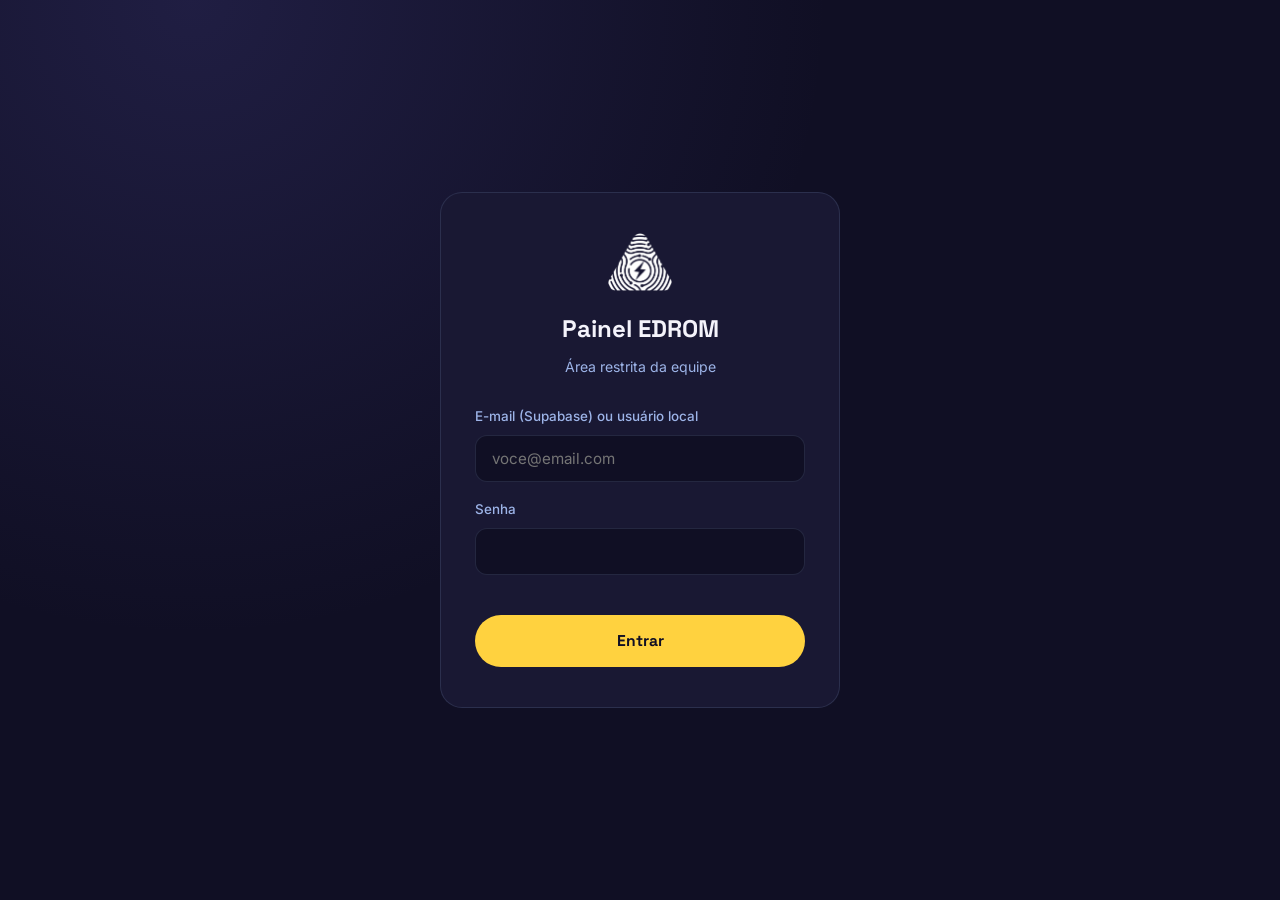
<file: admin/index.html>
<!DOCTYPE html>
<!-- Rota /admin — redireciona para o painel (admin.html na raiz) -->
<html lang="pt-BR">
<head>
  <meta charset="UTF-8">
  <meta http-equiv="refresh" content="0; url=../admin.html">
  <meta name="robots" content="noindex, nofollow">
  <title>Admin — EDROM</title>
</head>
<body>
  <p>Redirecionando... <a href="../admin.html">Clique aqui se não abrir.</a></p>
</body>
</html>
</file>
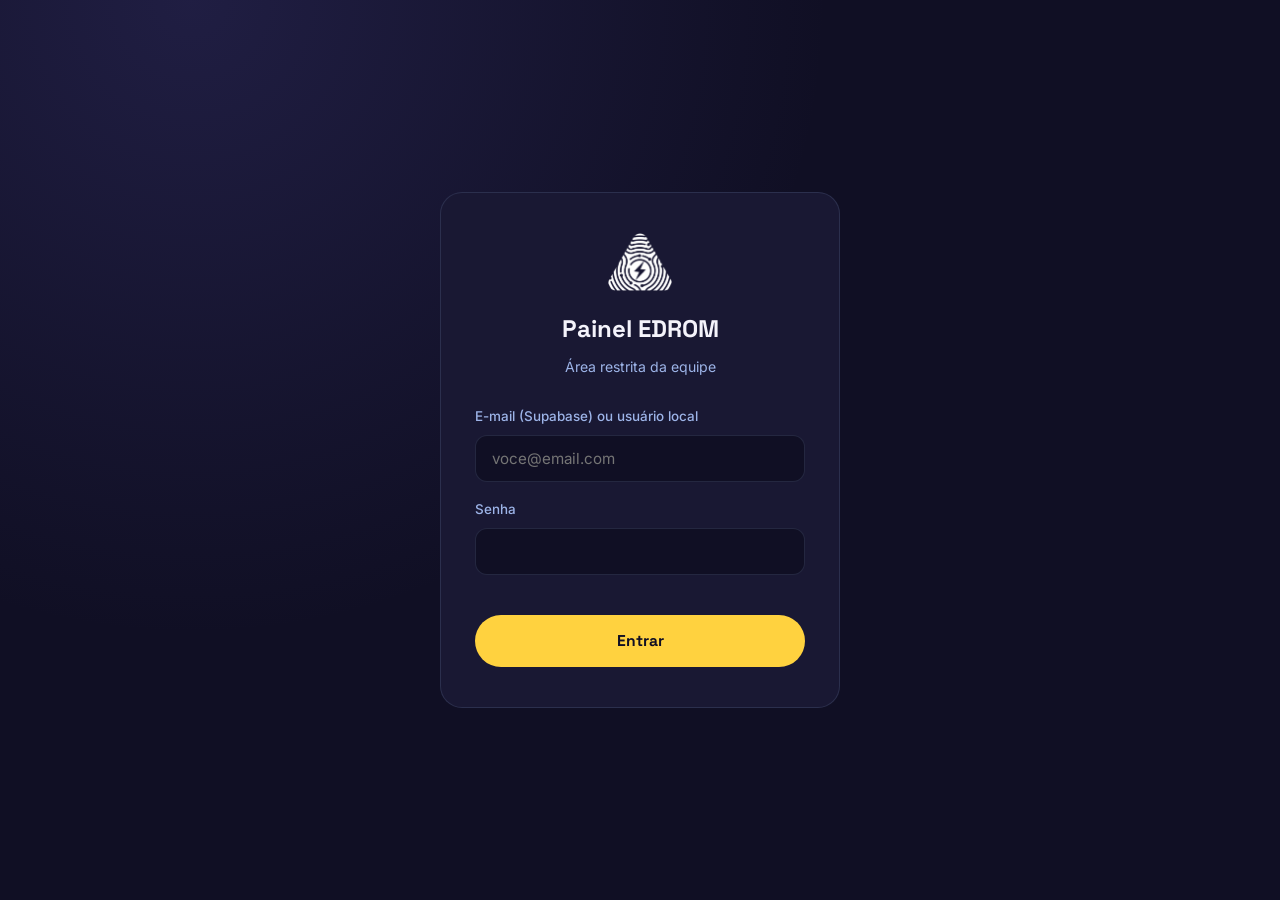
<file: admin.html>
<!DOCTYPE html>
<html lang="pt-BR">
<head>
  <meta charset="UTF-8">
  <meta name="viewport" content="width=device-width, initial-scale=1.0">
  <title>Admin — EDROM</title>
  <meta name="robots" content="noindex, nofollow">
  <link rel="icon" type="image/png" href="assets/marca/simbolo-edrom.png">
  <link href="https://fonts.googleapis.com/css2?family=Inter:wght@400;500;600&family=Press+Start+2P&family=Space+Grotesk:wght@500;700&display=swap" rel="stylesheet">
  <link rel="stylesheet" href="css/styles.css">
  <link rel="stylesheet" href="css/admin.css">
</head>
<body class="admin-body">

  <!-- ===================== LOGIN ===================== -->
  <div class="login-wrap" id="loginWrap">
    <div class="login-card">
      <img src="assets/marca/simbolo-edrom.png" alt="EDROM">
      <h1>Painel EDROM</h1>
      <p>Área restrita da equipe</p>
      <form id="loginForm">
        <div class="form-field">
          <label for="loginUser">E-mail (Supabase) ou usuário local</label>
          <input type="text" id="loginUser" autocomplete="username" placeholder="voce@email.com">
        </div>
        <div class="form-field">
          <label for="loginPass">Senha</label>
          <input type="password" id="loginPass" autocomplete="current-password">
        </div>
        <button type="submit" class="btn btn-primary form-submit">Entrar</button>
        <p class="login-error" id="loginError">Usuário ou senha incorretos.</p>
      </form>
    </div>
  </div>

  <!-- ===================== PAINEL ===================== -->
  <div class="admin-shell" id="adminShell">
    <div class="admin-topbar">
      <img src="assets/marca/edrom-horizontal.png" alt="EDROM">
      <div class="right">
        <span class="modo-badge off" id="modoBadge" title="">● Modo local</span>
        <button class="mini-btn" id="btnExportBackup">Exportar backup</button>
        <button class="mini-btn" id="btnImportBackup">Importar backup</button>
        <input type="file" id="importFile" accept="application/json" hidden>
        <a class="mini-btn" href="index.html" target="_blank" rel="noopener">Ver site</a>
        <button class="mini-btn danger" id="btnLogout">Sair</button>
      </div>
    </div>

    <main class="admin-main">
      <nav class="admin-tabs" role="tablist">
        <button class="admin-tab is-active" data-tab="leads">Leads</button>
        <button class="admin-tab" data-tab="inscricoes">Inscrições</button>
        <button class="admin-tab" data-tab="seletivo">Processo Seletivo</button>
        <button class="admin-tab" data-tab="equipe">Equipe</button>
        <button class="admin-tab" data-tab="ranking">Ranking / Jogo</button>
        <button class="admin-tab" data-tab="conteudo">Conteúdo</button>
      </nav>

      <!-- ----- ABA LEADS ----- -->
      <section class="admin-panel is-active" id="panel-leads">
        <div class="panel-head">
          <h2>Leads do chat</h2>
          <div class="actions">
            <button class="btn btn-primary btn-small" id="btnExportCsv">Exportar CSV</button>
          </div>
        </div>
        <div class="filter-row">
          <input type="search" id="leadsSearch" placeholder="Buscar por nome, e-mail, empresa...">
          <select id="leadsFilter">
            <option value="">Todos os tipos</option>
            <option value="patrocinio">Patrocínio</option>
            <option value="membro">Membro</option>
          </select>
        </div>
        <div class="table-wrap">
          <table class="admin-table" id="leadsTable">
            <thead>
              <tr>
                <th>Tipo</th><th>Nome</th><th>Contato</th><th>Detalhes</th><th>Data</th><th></th>
              </tr>
            </thead>
            <tbody></tbody>
          </table>
          <div class="empty-note" id="leadsEmpty" hidden>Nenhum lead ainda. Eles chegam pelo chat do site.</div>
        </div>
      </section>

      <!-- ----- ABA INSCRIÇÕES ----- -->
      <section class="admin-panel" id="panel-inscricoes">
        <div class="panel-head">
          <h2>Inscrições do seletivo</h2>
        </div>
        <div class="filter-row">
          <input type="search" id="insSearch" placeholder="Buscar por nome, código, e-mail...">
        </div>
        <div class="table-wrap">
          <table class="admin-table" id="insTable">
            <thead>
              <tr>
                <th>Código</th><th>Candidato</th><th>Área</th><th>Etapa</th><th>Status</th><th></th>
              </tr>
            </thead>
            <tbody></tbody>
          </table>
          <div class="empty-note" id="insEmpty" hidden>Nenhuma inscrição ainda.</div>
        </div>
      </section>

      <!-- ----- ABA SELETIVO ----- -->
      <section class="admin-panel" id="panel-seletivo">
        <div class="panel-head">
          <h2>Processo Seletivo</h2>
          <div class="actions">
            <span class="sel-status" id="selStatusBadge">—</span>
          </div>
        </div>

        <!-- controle rápido: abrir / fechar / encerrar / novo -->
        <div class="admin-card">
          <h3>Controle do seletivo</h3>
          <p style="color:var(--periwinkle);font-size:.9rem;margin-bottom:16px">
            Abra as inscrições quando o seletivo começar, feche quando encerrar o prazo,
            ou encerre de vez para tirar do site. "Criar novo" limpa e começa uma edição nova.
          </p>
          <div class="sel-actions">
            <button class="btn btn-primary btn-small" id="btnAbrirInsc">Abrir inscrições</button>
            <button class="mini-btn" id="btnFecharInsc">Fechar inscrições</button>
            <button class="mini-btn danger" id="btnEncerrarSel">Encerrar seletivo</button>
            <button class="mini-btn" id="btnNovoSel">Criar novo seletivo</button>
          </div>
        </div>

        <div class="admin-card">
          <h3>Editar seletivo</h3>
          <div class="switch-row">
            <input type="checkbox" id="selAtivo">
            <label for="selAtivo">Seletivo ativo (aparece no site)</label>
          </div>
          <div class="switch-row">
            <input type="checkbox" id="selAbertas">
            <label for="selAbertas">Inscrições abertas</label>
          </div>
          <div class="form-field">
            <label for="selTitulo">Título</label>
            <input type="text" id="selTitulo">
          </div>
          <div class="form-field">
            <label for="selDescricao">Descrição</label>
            <textarea id="selDescricao" rows="3"></textarea>
          </div>
          <h3>Etapas</h3>
          <div id="etapasList"></div>
          <button class="mini-btn" id="btnAddEtapa">+ Adicionar etapa</button>
          <button class="btn btn-primary form-submit" id="btnSalvarSeletivo">Salvar seletivo</button>
        </div>
      </section>

      <!-- ----- ABA EQUIPE ----- -->
      <section class="admin-panel" id="panel-equipe">
        <div class="panel-head">
          <h2>Equipe / Conselho Diretor</h2>
        </div>
        <div class="admin-card">
          <h3 id="memberFormTitle">Adicionar membro</h3>
          <form id="memberForm">
            <input type="hidden" id="memberIndex" value="">
            <div class="form-row">
              <div class="form-field">
                <label for="memberNome">Nome *</label>
                <input type="text" id="memberNome" required>
              </div>
              <div class="form-field">
                <label for="memberCargo">Cargo *</label>
                <input type="text" id="memberCargo" required>
              </div>
            </div>
            <div class="form-field">
              <label for="memberCurso">Curso *</label>
              <input type="text" id="memberCurso" required>
            </div>
            <div class="form-row">
              <div class="form-field">
                <label for="memberFotoUrl">Foto por URL</label>
                <input type="url" id="memberFotoUrl" placeholder="https://...">
              </div>
              <div class="form-field">
                <label for="memberFotoFile">Ou foto por upload (vira base64)</label>
                <input type="file" id="memberFotoFile" accept="image/*">
              </div>
            </div>
            <button type="submit" class="btn btn-primary btn-small">Salvar membro</button>
            <button type="button" class="mini-btn" id="btnCancelMember" hidden>Cancelar edição</button>
          </form>
        </div>
        <div class="member-grid" id="memberGrid"></div>
      </section>

      <!-- ----- ABA RANKING / JOGO ----- -->
      <section class="admin-panel" id="panel-ranking">
        <div class="panel-head">
          <h2>Ranking do jogo</h2>
          <div class="actions">
            <button class="mini-btn danger" id="btnLimparRanking">Limpar ranking</button>
          </div>
        </div>
        <div class="filter-row">
          <input type="search" id="rankSearch" placeholder="Buscar por nome...">
        </div>
        <div class="table-wrap">
          <table class="admin-table" id="rankTable">
            <thead>
              <tr><th>#</th><th>Nome</th><th>Gols</th><th>Data</th><th></th></tr>
            </thead>
            <tbody></tbody>
          </table>
          <div class="empty-note" id="rankEmpty" hidden>Ninguém no ranking ainda.</div>
        </div>

        <div class="admin-card" style="margin-top:24px">
          <h3>Palavras proibidas no ranking</h3>
          <p style="color:var(--periwinkle);font-size:.9rem;margin-bottom:16px">
            Nomes que contenham qualquer uma destas palavras são bloqueados na hora de salvar o score.
          </p>
          <div class="etapa-row">
            <input type="text" id="novaPalavra" placeholder="Adicionar palavra proibida...">
            <button class="mini-btn" id="btnAddPalavra">+ Adicionar</button>
          </div>
          <div id="palavroesList" style="display:flex;flex-wrap:wrap;gap:8px;margin-top:16px"></div>
        </div>
      </section>

      <!-- ----- ABA CONTEÚDO ----- -->
      <section class="admin-panel" id="panel-conteudo">
        <div class="panel-head">
          <h2>Conteúdo do site</h2>
        </div>
        <div class="admin-card">
          <h3>Texto "Sobre"</h3>
          <div class="form-field">
            <textarea id="contSobre" rows="6"></textarea>
          </div>
          <h3>Destaque</h3>
          <div class="form-field">
            <input type="text" id="contDestaque">
          </div>
          <h3>Números</h3>
          <div class="form-row">
            <div class="form-field">
              <label for="contAnos">Anos de equipe</label>
              <input type="number" id="contAnos" min="0">
            </div>
            <div class="form-field">
              <label for="contMembros">Membros ativos</label>
              <input type="number" id="contMembros" min="0">
            </div>
          </div>
          <div class="form-row">
            <div class="form-field">
              <label for="contCompeticoes">Competições internacionais</label>
              <input type="number" id="contCompeticoes" min="0">
            </div>
            <div class="form-field">
              <label for="contPremios">Premiações</label>
              <input type="number" id="contPremios" min="0">
            </div>
          </div>
          <h3>Patrocinadores (nome + URL do logo)</h3>
          <div id="patrocList"></div>
          <button class="mini-btn" id="btnAddPatroc">+ Adicionar patrocinador</button>
          <button class="btn btn-primary form-submit" id="btnSalvarConteudo">Salvar conteúdo</button>
        </div>

        <!-- Instagram -->
        <div class="admin-card">
          <h3>Instagram (posts reais)</h3>
          <p style="color:var(--periwinkle);font-size:.9rem;margin-bottom:16px;line-height:1.6">
            Duas formas de mostrar posts <strong>reais</strong> na página de Contato (sem back-end):<br>
            <strong>A) Feed ao vivo (recomendado, atualiza sozinho):</strong> crie um widget grátis em
            <a href="https://behold.so" target="_blank" rel="noopener" style="color:var(--raio)">behold.so</a>,
            <a href="https://snapwidget.com" target="_blank" rel="noopener" style="color:var(--raio)">snapwidget.com</a> ou
            <a href="https://lightwidget.com" target="_blank" rel="noopener" style="color:var(--raio)">lightwidget.com</a>,
            conecte o @edromufu e cole aqui o código de incorporação.<br>
            <strong>B) Posts avulsos:</strong> cole os links dos posts (um por linha) — usamos o embed oficial do Instagram.
          </p>
          <div class="form-field">
            <label for="instaWidget">A) Código do widget de feed ao vivo</label>
            <textarea id="instaWidget" rows="4" placeholder="&lt;script&gt;...&lt;/script&gt; ou &lt;iframe&gt;...&lt;/iframe&gt; do Behold/SnapWidget/LightWidget"></textarea>
          </div>
          <div class="form-field">
            <label for="instaPosts">B) Links de posts (um por linha)</label>
            <textarea id="instaPosts" rows="4" placeholder="https://www.instagram.com/p/XXXXXXXX/&#10;https://www.instagram.com/p/YYYYYYYY/"></textarea>
          </div>
          <button class="btn btn-primary form-submit" id="btnSalvarInsta">Salvar Instagram</button>
        </div>
      </section>
    </main>
  </div>

  <div class="toast" id="toast"></div>

  <script src="js/supabase.js"></script>
  <script src="js/data.js"></script>
  <script src="js/admin.js"></script>
</body>
</html>
</file>
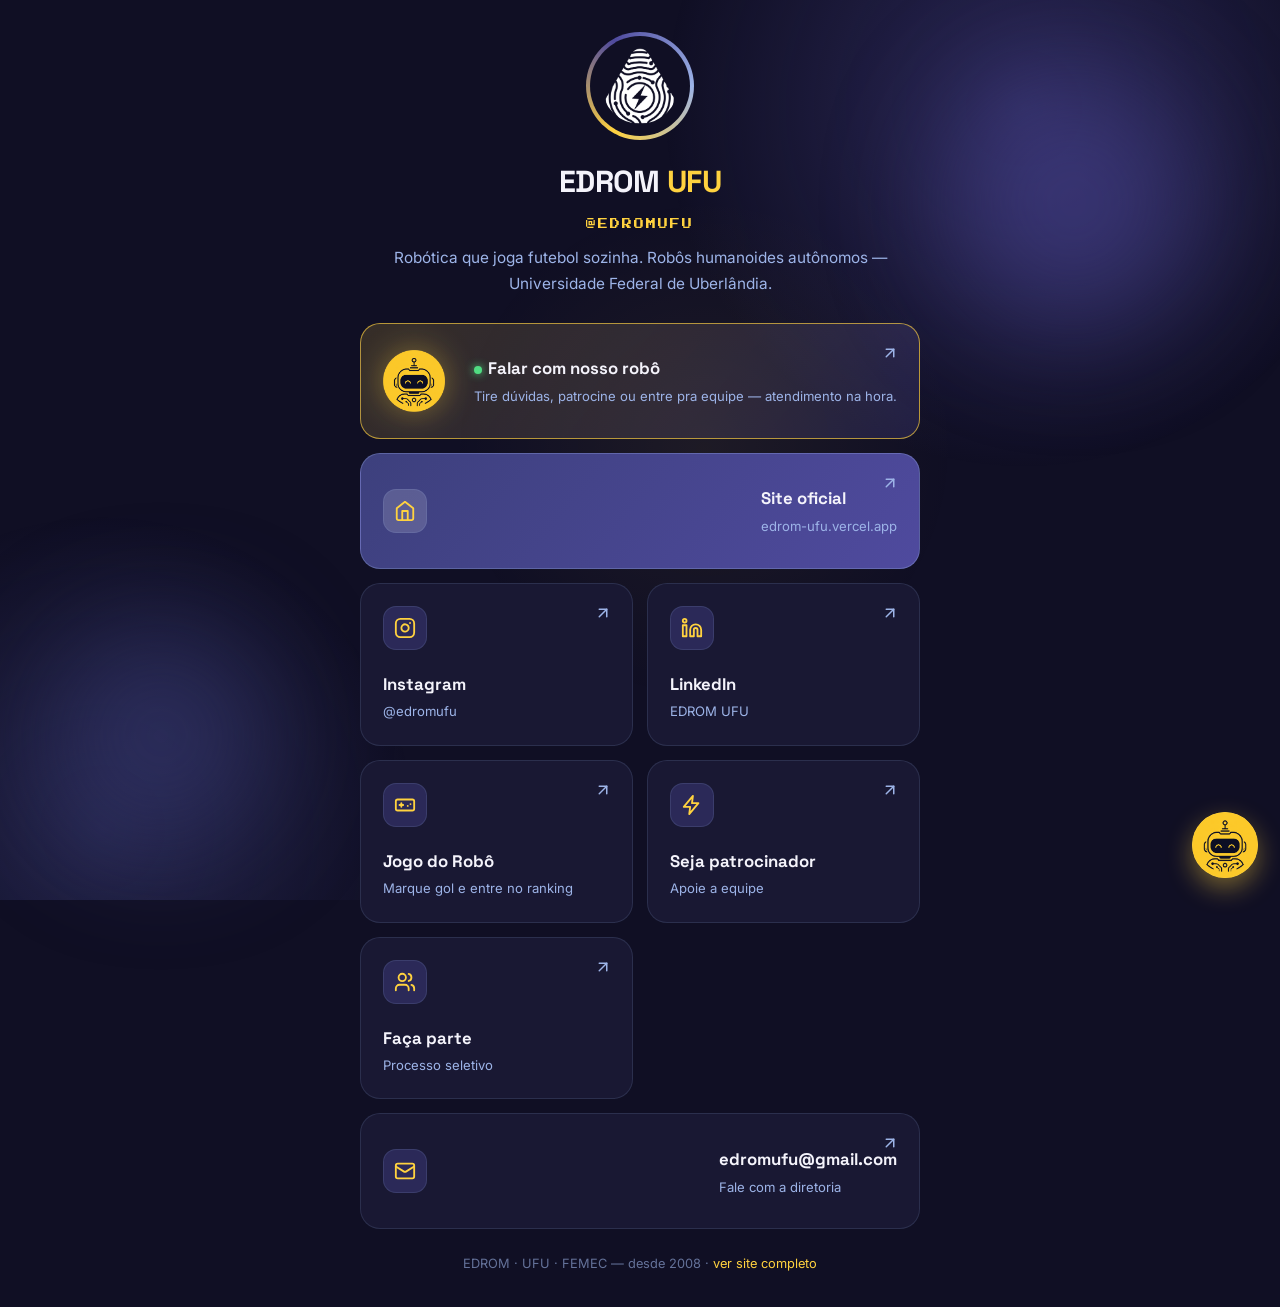
<file: links.html>
<!DOCTYPE html>
<html lang="pt-BR">
<head>
  <meta charset="UTF-8">
  <meta name="viewport" content="width=device-width, initial-scale=1.0">
  <title>EDROM — Links</title>
  <meta name="description" content="Todos os links da EDROM — Equipe de Desenvolvimento em Robótica Móvel da UFU.">
  <meta property="og:title" content="EDROM — Links">
  <meta property="og:image" content="https://edrom-ufu.vercel.app/assets/og-image.png">
  <meta property="og:image:width" content="1200">
  <meta property="og:image:height" content="630">
  <meta property="og:type" content="website">
  <meta name="twitter:card" content="summary_large_image">
  <meta name="twitter:image" content="https://edrom-ufu.vercel.app/assets/og-image.png">
  <meta name="theme-color" content="#100F24">
  <link rel="icon" type="image/png" href="assets/marca/simbolo-edrom.png">
  <link href="https://fonts.googleapis.com/css2?family=Inter:wght@400;500;600&family=Press+Start+2P&family=Space+Grotesk:wght@500;700&display=swap" rel="stylesheet">
  <link rel="stylesheet" href="css/styles.css">
  <style>
    body.linkbio { min-height: 100svh; display: flex; align-items: center; justify-content: center; padding: 32px 18px; }
    .lb-bg { position: fixed; inset: 0; z-index: 0; pointer-events: none;
      background:
        radial-gradient(600px circle at 80% 12%, rgba(79,74,158,.4), transparent 60%),
        radial-gradient(520px circle at 8% 92%, rgba(61,64,125,.42), transparent 60%),
        radial-gradient(420px circle at 55% 50%, rgba(255,210,63,.06), transparent 60%); }
    .lb-blob { position: fixed; border-radius: 50%; filter: blur(60px); opacity: .5; z-index: 0; animation: lb-float 14s ease-in-out infinite; }
    .lb-blob.a { width: 260px; height: 260px; background: #4F4A9E; top: 8%; right: 6%; }
    .lb-blob.b { width: 220px; height: 220px; background: #3D407D; bottom: 6%; left: 4%; animation-delay: -6s; }
    @keyframes lb-float { 0%,100%{ transform: translate(0,0); } 50%{ transform: translate(20px,-26px); } }

    .lb { position: relative; z-index: 2; width: min(560px, 100%); }
    .lb-head { text-align: center; margin-bottom: 26px; }
    .lb-avatar { width: 108px; height: 108px; margin: 0 auto 16px; border-radius: 50%;
      background: conic-gradient(from 210deg, #FFD23F, #4F4A9E, #9DB4E8, #FFD23F); padding: 4px;
      animation: lb-spin 8s linear infinite; }
    @keyframes lb-spin { to { transform: rotate(360deg); } }
    .lb-avatar img { width: 100%; height: 100%; border-radius: 50%; object-fit: cover; background: var(--indigo); padding: 12px; animation: lb-spin 8s linear infinite reverse; }
    .lb-name { font-family: var(--font-title); font-weight: 700; font-size: 1.9rem; letter-spacing: -.02em; }
    .lb-name .hl { color: var(--raio); }
    .lb-handle { color: var(--raio); font-family: var(--font-pixel); font-size: 10px; letter-spacing: 2px; margin-top: 8px; }
    .lb-tag { color: var(--periwinkle); font-size: .96rem; margin-top: 12px; }

    /* bento assimétrico */
    .lb-grid { display: grid; grid-template-columns: 1fr 1fr; gap: 14px; }
    .lb-card {
      position: relative; overflow: hidden; border-radius: 20px; padding: 22px;
      background: var(--surface); border: 1px solid var(--border); color: var(--papel);
      display: flex; flex-direction: column; justify-content: space-between; gap: 20px; min-height: 116px;
      transition: transform .35s var(--ease-out), border-color .35s, box-shadow .35s; cursor: pointer;
    }
    .lb-card::after { content: ''; position: absolute; inset: 0;
      background: radial-gradient(200px circle at var(--mx,50%) var(--my,0%), rgba(255,210,63,.14), transparent 60%);
      opacity: 0; transition: opacity .35s; pointer-events: none; }
    .lb-card:hover { transform: translateY(-5px); border-color: var(--border-hot); box-shadow: 0 18px 44px rgba(0,0,0,.4); }
    .lb-card:hover::after { opacity: 1; }
    .lb-card .ico { width: 44px; height: 44px; border-radius: 13px; display: flex; align-items: center; justify-content: center;
      background: rgba(79,74,158,.35); border: 1px solid var(--border); }
    .lb-card .ico svg { width: 22px; height: 22px; color: var(--raio); }
    .lb-card .lbl { font-family: var(--font-title); font-weight: 700; font-size: 1.05rem; }
    .lb-card .sub { color: var(--periwinkle); font-size: .82rem; margin-top: 2px; }
    .lb-card .arrow { position: absolute; top: 20px; right: 20px; color: var(--periwinkle); transition: transform .3s, color .3s; }
    .lb-card:hover .arrow { transform: translate(3px,-3px); color: var(--raio); }

    .lb-card.wide { grid-column: span 2; flex-direction: row; align-items: center; }
    .lb-card.primary { background: linear-gradient(130deg, var(--azul), var(--roxo)); border-color: rgba(157,180,232,.3); }
    .lb-card.robot { background: linear-gradient(130deg, rgba(255,210,63,.16), rgba(79,74,158,.25)); border-color: var(--border-hot); flex-direction: row; align-items: center; }
    .lb-card.robot img { width: 62px; height: 62px; flex: none; filter: drop-shadow(0 0 16px rgba(255,210,63,.4)); animation: fab-bob 3s ease-in-out infinite; }
    .lb-card.robot .ping { display: inline-block; width: 8px; height: 8px; border-radius: 50%; background: #50dc82; margin-right: 6px; box-shadow: 0 0 8px #50dc82; }

    .lb-foot { text-align: center; margin-top: 24px; color: rgba(157,180,232,.6); font-size: .8rem; }
    .lb-foot a { color: var(--raio); }
    @media (max-width: 460px) { .lb-grid { grid-template-columns: 1fr; } .lb-card.wide { grid-column: span 1; } }
  </style>
</head>
<body class="linkbio">
  <div class="lb-bg"></div>
  <div class="lb-blob a"></div>
  <div class="lb-blob b"></div>

  <main class="lb">
    <div class="lb-head">
      <div class="lb-avatar"><img src="assets/marca/simbolo-edrom.png" alt="EDROM"></div>
      <div class="lb-name">EDROM <span class="hl">UFU</span></div>
      <div class="lb-handle">@EDROMUFU</div>
      <p class="lb-tag">Robótica que joga futebol sozinha. Robôs humanoides autônomos — Universidade Federal de Uberlândia.</p>
    </div>

    <div class="lb-grid">
      <!-- falar com o robô -->
      <a class="lb-card robot wide" id="lbChat" data-tilt>
        <img src="assets/chat-robo.png" alt="">
        <div>
          <div class="lbl"><span class="ping"></span>Falar com nosso robô</div>
          <div class="sub">Tire dúvidas, patrocine ou entre pra equipe — atendimento na hora.</div>
        </div>
        <svg class="arrow" viewBox="0 0 24 24" width="18" height="18" fill="none" stroke="currentColor" stroke-width="2" stroke-linecap="round" stroke-linejoin="round"><path d="M7 7h10v10"/><path d="M7 17 17 7"/></svg>
      </a>

      <a class="lb-card primary wide" href="index.html" data-tilt>
        <div class="ico" style="background:rgba(255,255,255,.15)"><svg viewBox="0 0 24 24" fill="none" stroke="currentColor" stroke-width="2" stroke-linecap="round" stroke-linejoin="round"><path d="m3 9 9-7 9 7v11a2 2 0 0 1-2 2H5a2 2 0 0 1-2-2z"/><path d="M9 22V12h6v10"/></svg></div>
        <div><div class="lbl">Site oficial</div><div class="sub">edrom-ufu.vercel.app</div></div>
        <svg class="arrow" viewBox="0 0 24 24" width="18" height="18" fill="none" stroke="currentColor" stroke-width="2" stroke-linecap="round" stroke-linejoin="round"><path d="M7 7h10v10"/><path d="M7 17 17 7"/></svg>
      </a>

      <a class="lb-card" href="https://www.instagram.com/edromufu/" target="_blank" rel="noopener" data-tilt>
        <div class="ico"><svg viewBox="0 0 24 24" fill="none" stroke="currentColor" stroke-width="2" stroke-linecap="round" stroke-linejoin="round"><rect width="20" height="20" x="2" y="2" rx="5"/><path d="M16 11.37A4 4 0 1 1 12.63 8 4 4 0 0 1 16 11.37z"/><line x1="17.5" x2="17.51" y1="6.5" y2="6.5"/></svg></div>
        <div><div class="lbl">Instagram</div><div class="sub">@edromufu</div></div>
        <svg class="arrow" viewBox="0 0 24 24" width="18" height="18" fill="none" stroke="currentColor" stroke-width="2" stroke-linecap="round" stroke-linejoin="round"><path d="M7 7h10v10"/><path d="M7 17 17 7"/></svg>
      </a>

      <a class="lb-card" href="https://www.linkedin.com/company/edrom-ufu" target="_blank" rel="noopener" data-tilt>
        <div class="ico"><svg viewBox="0 0 24 24" fill="none" stroke="currentColor" stroke-width="2" stroke-linecap="round" stroke-linejoin="round"><path d="M16 8a6 6 0 0 1 6 6v7h-4v-7a2 2 0 0 0-2-2 2 2 0 0 0-2 2v7h-4v-7a6 6 0 0 1 6-6z"/><rect width="4" height="12" x="2" y="9"/><circle cx="4" cy="4" r="2"/></svg></div>
        <div><div class="lbl">LinkedIn</div><div class="sub">EDROM UFU</div></div>
        <svg class="arrow" viewBox="0 0 24 24" width="18" height="18" fill="none" stroke="currentColor" stroke-width="2" stroke-linecap="round" stroke-linejoin="round"><path d="M7 7h10v10"/><path d="M7 17 17 7"/></svg>
      </a>

      <a class="lb-card" href="jogo.html" data-tilt>
        <div class="ico"><svg viewBox="0 0 24 24" fill="none" stroke="currentColor" stroke-width="2" stroke-linecap="round" stroke-linejoin="round"><line x1="6" x2="10" y1="12" y2="12"/><line x1="8" x2="8" y1="10" y2="14"/><line x1="15" x2="15.01" y1="13" y2="13"/><line x1="18" x2="18.01" y1="11" y2="11"/><rect width="20" height="12" x="2" y="6" rx="2"/></svg></div>
        <div><div class="lbl">Jogo do Robô</div><div class="sub">Marque gol e entre no ranking</div></div>
        <svg class="arrow" viewBox="0 0 24 24" width="18" height="18" fill="none" stroke="currentColor" stroke-width="2" stroke-linecap="round" stroke-linejoin="round"><path d="M7 7h10v10"/><path d="M7 17 17 7"/></svg>
      </a>

      <a class="lb-card" href="patrocinio.html" data-tilt>
        <div class="ico"><svg viewBox="0 0 24 24" fill="none" stroke="currentColor" stroke-width="2" stroke-linecap="round" stroke-linejoin="round"><path d="M13 2 3 14h7l-1 8 10-12h-7l1-8z"/></svg></div>
        <div><div class="lbl">Seja patrocinador</div><div class="sub">Apoie a equipe</div></div>
        <svg class="arrow" viewBox="0 0 24 24" width="18" height="18" fill="none" stroke="currentColor" stroke-width="2" stroke-linecap="round" stroke-linejoin="round"><path d="M7 7h10v10"/><path d="M7 17 17 7"/></svg>
      </a>

      <a class="lb-card" href="seletivo.html" data-tilt>
        <div class="ico"><svg viewBox="0 0 24 24" fill="none" stroke="currentColor" stroke-width="2" stroke-linecap="round" stroke-linejoin="round"><path d="M16 21v-2a4 4 0 0 0-4-4H6a4 4 0 0 0-4 4v2"/><circle cx="9" cy="7" r="4"/><path d="M22 21v-2a4 4 0 0 0-3-3.87"/><path d="M16 3.13a4 4 0 0 1 0 7.75"/></svg></div>
        <div><div class="lbl">Faça parte</div><div class="sub">Processo seletivo</div></div>
        <svg class="arrow" viewBox="0 0 24 24" width="18" height="18" fill="none" stroke="currentColor" stroke-width="2" stroke-linecap="round" stroke-linejoin="round"><path d="M7 7h10v10"/><path d="M7 17 17 7"/></svg>
      </a>

      <a class="lb-card wide" href="mailto:edromufu@gmail.com" data-tilt>
        <div class="ico"><svg viewBox="0 0 24 24" fill="none" stroke="currentColor" stroke-width="2" stroke-linecap="round" stroke-linejoin="round"><rect width="20" height="16" x="2" y="4" rx="2"/><path d="m22 7-8.97 5.7a1.94 1.94 0 0 1-2.06 0L2 7"/></svg></div>
        <div><div class="lbl">edromufu@gmail.com</div><div class="sub">Fale com a diretoria</div></div>
        <svg class="arrow" viewBox="0 0 24 24" width="18" height="18" fill="none" stroke="currentColor" stroke-width="2" stroke-linecap="round" stroke-linejoin="round"><path d="M7 7h10v10"/><path d="M7 17 17 7"/></svg>
      </a>
    </div>

    <div class="lb-foot">EDROM · UFU · FEMEC — desde 2008 · <a href="index.html">ver site completo</a></div>
  </main>

  <!-- chat do robô (mesma estrutura do site) -->
  <button class="chat-fab" id="chatFab" aria-label="Abrir chat">
    <img class="chat-fab-robo" src="assets/chat-robo.png" alt="">
    <svg class="icon-close" viewBox="0 0 24 24" fill="none" stroke="currentColor" stroke-width="2.4" stroke-linecap="round" stroke-linejoin="round"><path d="M18 6 6 18"/><path d="m6 6 12 12"/></svg>
  </button>
  <div class="chat-panel" id="chatPanel" role="dialog" aria-label="Chat EDROM">
    <div class="chat-header">
      <img src="assets/chat-robo.png" alt="">
      <div><h3>Robô EDROM</h3><span>Atendimento automático</span></div>
    </div>
    <div class="chat-messages" id="chatMessages"></div>
    <div class="chat-input-row is-hidden" id="chatInputRow">
      <input type="text" id="chatInput" placeholder="Digite aqui..." autocomplete="off">
      <button class="chat-send" id="chatSend" aria-label="Enviar">
        <svg viewBox="0 0 24 24" fill="none" stroke="currentColor" stroke-width="2" stroke-linecap="round" stroke-linejoin="round"><path d="m22 2-7 20-4-9-9-4Z"/><path d="M22 2 11 13"/></svg>
      </button>
    </div>
  </div>

  <script src="js/supabase.js"></script>
  <script src="js/data.js"></script>
  <script src="js/chat.js"></script>
  <script>
    // card "falar com o robô" abre o chat
    document.getElementById('lbChat').addEventListener('click', (e) => {
      e.preventDefault();
      document.getElementById('chatFab').click();
    });
    // brilho seguindo o mouse nos cards
    document.querySelectorAll('.lb-card').forEach(c => {
      c.addEventListener('pointermove', (ev) => {
        const r = c.getBoundingClientRect();
        c.style.setProperty('--mx', (ev.clientX - r.left) + 'px');
        c.style.setProperty('--my', (ev.clientY - r.top) + 'px');
      });
    });
  </script>
</body>
</html>
</file>
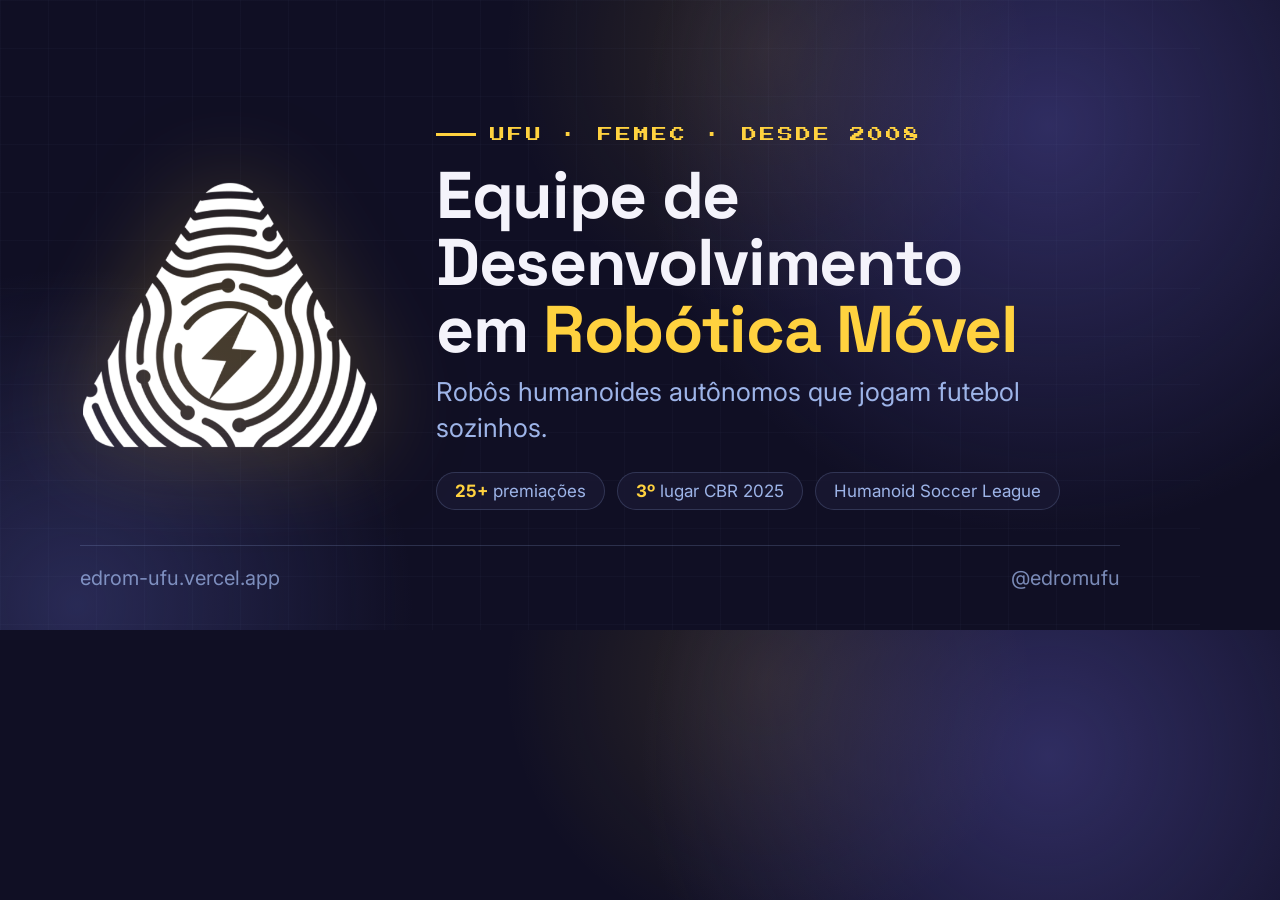
<file: og-image.html>
<!DOCTYPE html>
<html lang="pt-BR">
<head>
<meta charset="UTF-8">
<link href="https://fonts.googleapis.com/css2?family=Inter:wght@400;500;600&family=Press+Start+2P&family=Space+Grotesk:wght@700&display=swap" rel="stylesheet">
<style>
  *{margin:0;padding:0;box-sizing:border-box;-webkit-print-color-adjust:exact;print-color-adjust:exact;}
  body{width:1200px;height:630px;overflow:hidden;font-family:'Inter',sans-serif;
    background:
      radial-gradient(680px circle at 82% 20%, rgba(79,74,158,.5), transparent 60%),
      radial-gradient(560px circle at 6% 96%, rgba(61,64,125,.55), transparent 60%),
      radial-gradient(440px circle at 60% 8%, rgba(255,210,63,.12), transparent 60%),
      #100F24;
    color:#F4F3FB; position:relative;}
  .grid{position:absolute;inset:0;opacity:.5;
    background-image:linear-gradient(rgba(157,180,232,.06) 1px,transparent 1px),linear-gradient(90deg,rgba(157,180,232,.06) 1px,transparent 1px);
    background-size:48px 48px;}
  .wrap{position:relative;height:100%;display:flex;align-items:center;gap:56px;padding:0 80px;}
  .sym{width:300px;filter:drop-shadow(0 0 50px rgba(255,210,63,.35));}
  .txt{flex:1;}
  .eyebrow{font-family:'Press Start 2P',monospace;font-size:15px;letter-spacing:3px;color:#FFD23F;text-transform:uppercase;display:inline-flex;align-items:center;gap:14px;}
  .eyebrow::before{content:'';width:40px;height:3px;background:#FFD23F;}
  h1{font-family:'Space Grotesk',sans-serif;font-weight:700;font-size:66px;line-height:1.02;letter-spacing:-.02em;margin:20px 0 10px;}
  h1 .hl{color:#FFD23F;}
  p{font-size:26px;color:#9DB4E8;max-width:640px;line-height:1.4;}
  .tag{margin-top:26px;display:inline-flex;align-items:center;gap:12px;font-size:20px;color:#F4F3FB;}
  .tag b{color:#FFD23F;}
  .foot{position:absolute;bottom:40px;left:80px;right:80px;display:flex;justify-content:space-between;align-items:center;color:rgba(157,180,232,.75);font-size:20px;border-top:1px solid rgba(157,180,232,.2);padding-top:20px;}
  .chips{display:flex;gap:12px;}
  .chip{background:rgba(25,24,51,.8);border:1px solid rgba(157,180,232,.2);border-radius:999px;padding:8px 18px;font-size:17px;color:#9DB4E8;}
  .chip b{color:#FFD23F;}
</style>
</head>
<body>
  <div class="grid"></div>
  <div class="wrap">
    <img class="sym" src="assets/marca/simbolo-edrom.png" alt="">
    <div class="txt">
      <span class="eyebrow">UFU · FEMEC · DESDE 2008</span>
      <h1>Equipe de Desenvolvimento<br>em <span class="hl">Robótica Móvel</span></h1>
      <p>Robôs humanoides autônomos que jogam futebol sozinhos.</p>
      <div class="chips" style="margin-top:26px;">
        <span class="chip"><b>25+</b> premiações</span>
        <span class="chip"><b>3º</b> lugar CBR 2025</span>
        <span class="chip">Humanoid Soccer League</span>
      </div>
    </div>
  </div>
  <div class="foot"><span>edrom-ufu.vercel.app</span><span>@edromufu</span></div>
</body>
</html>
</file>
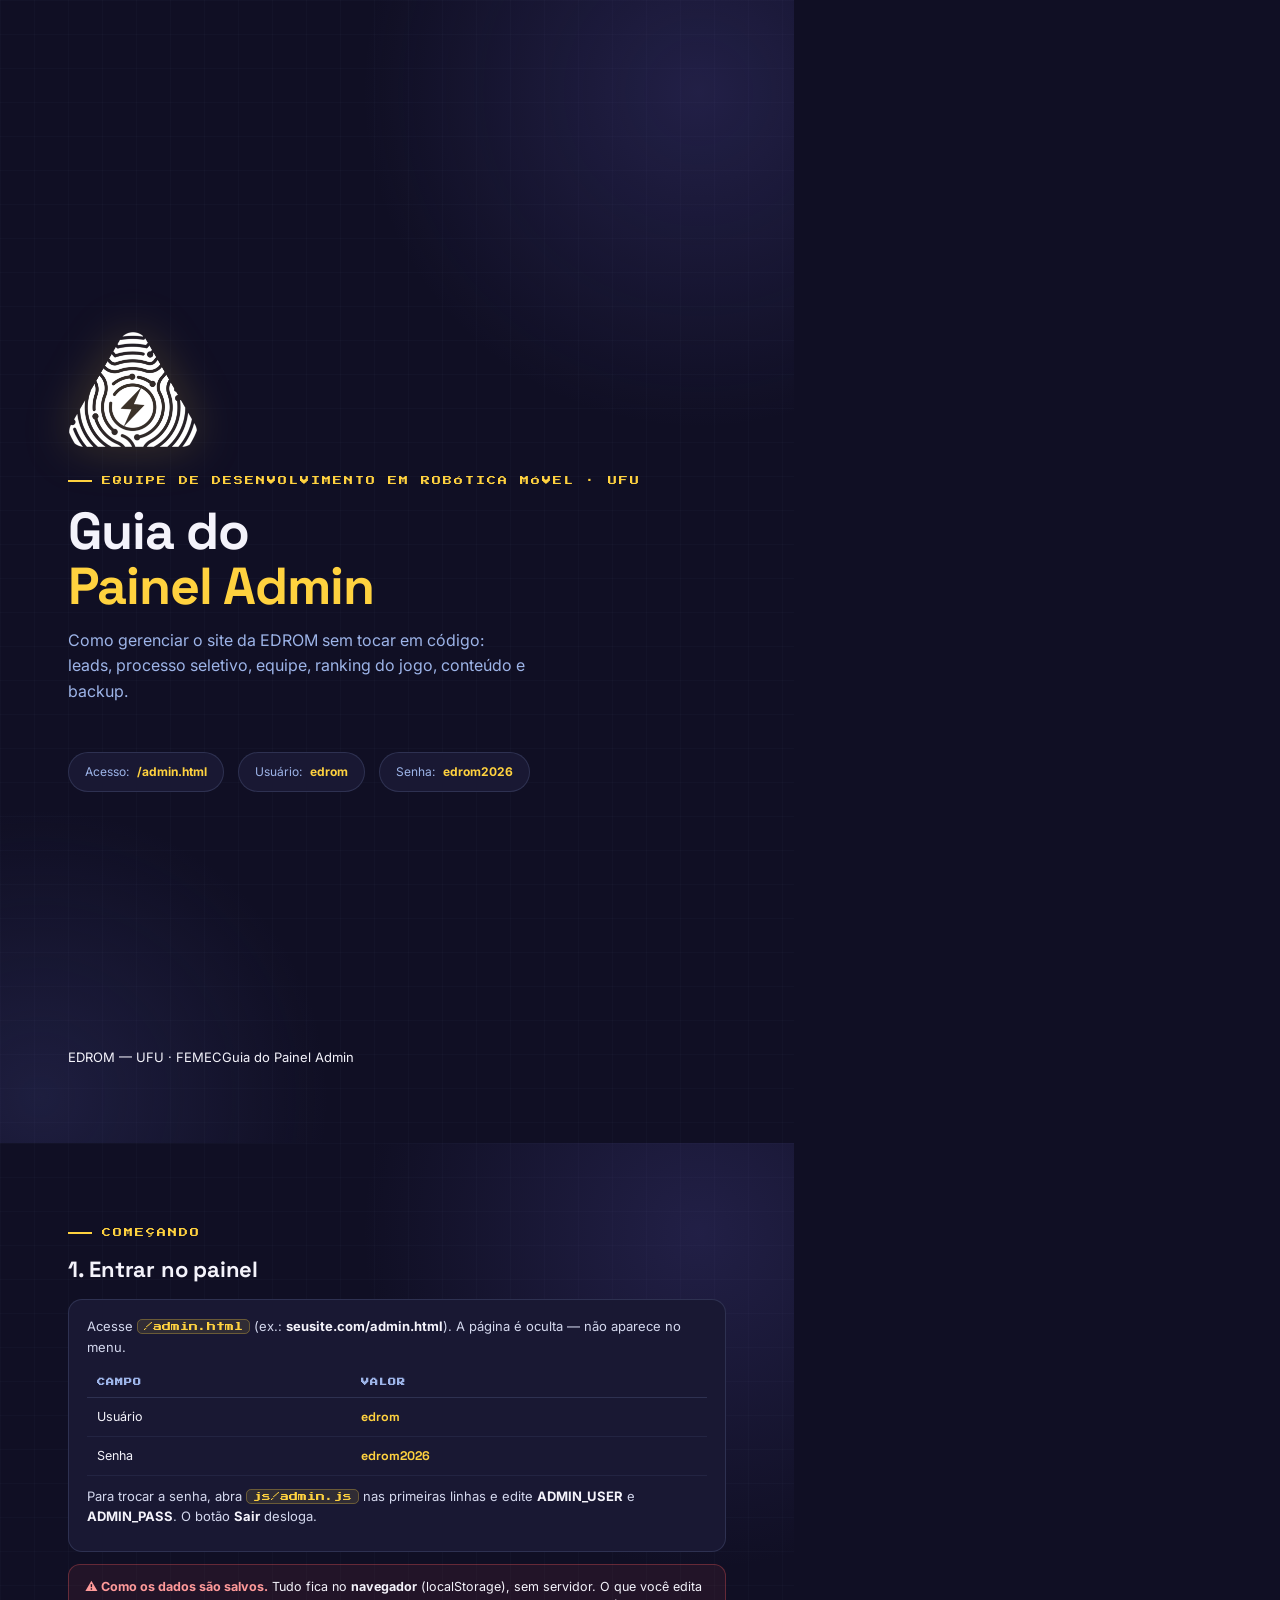
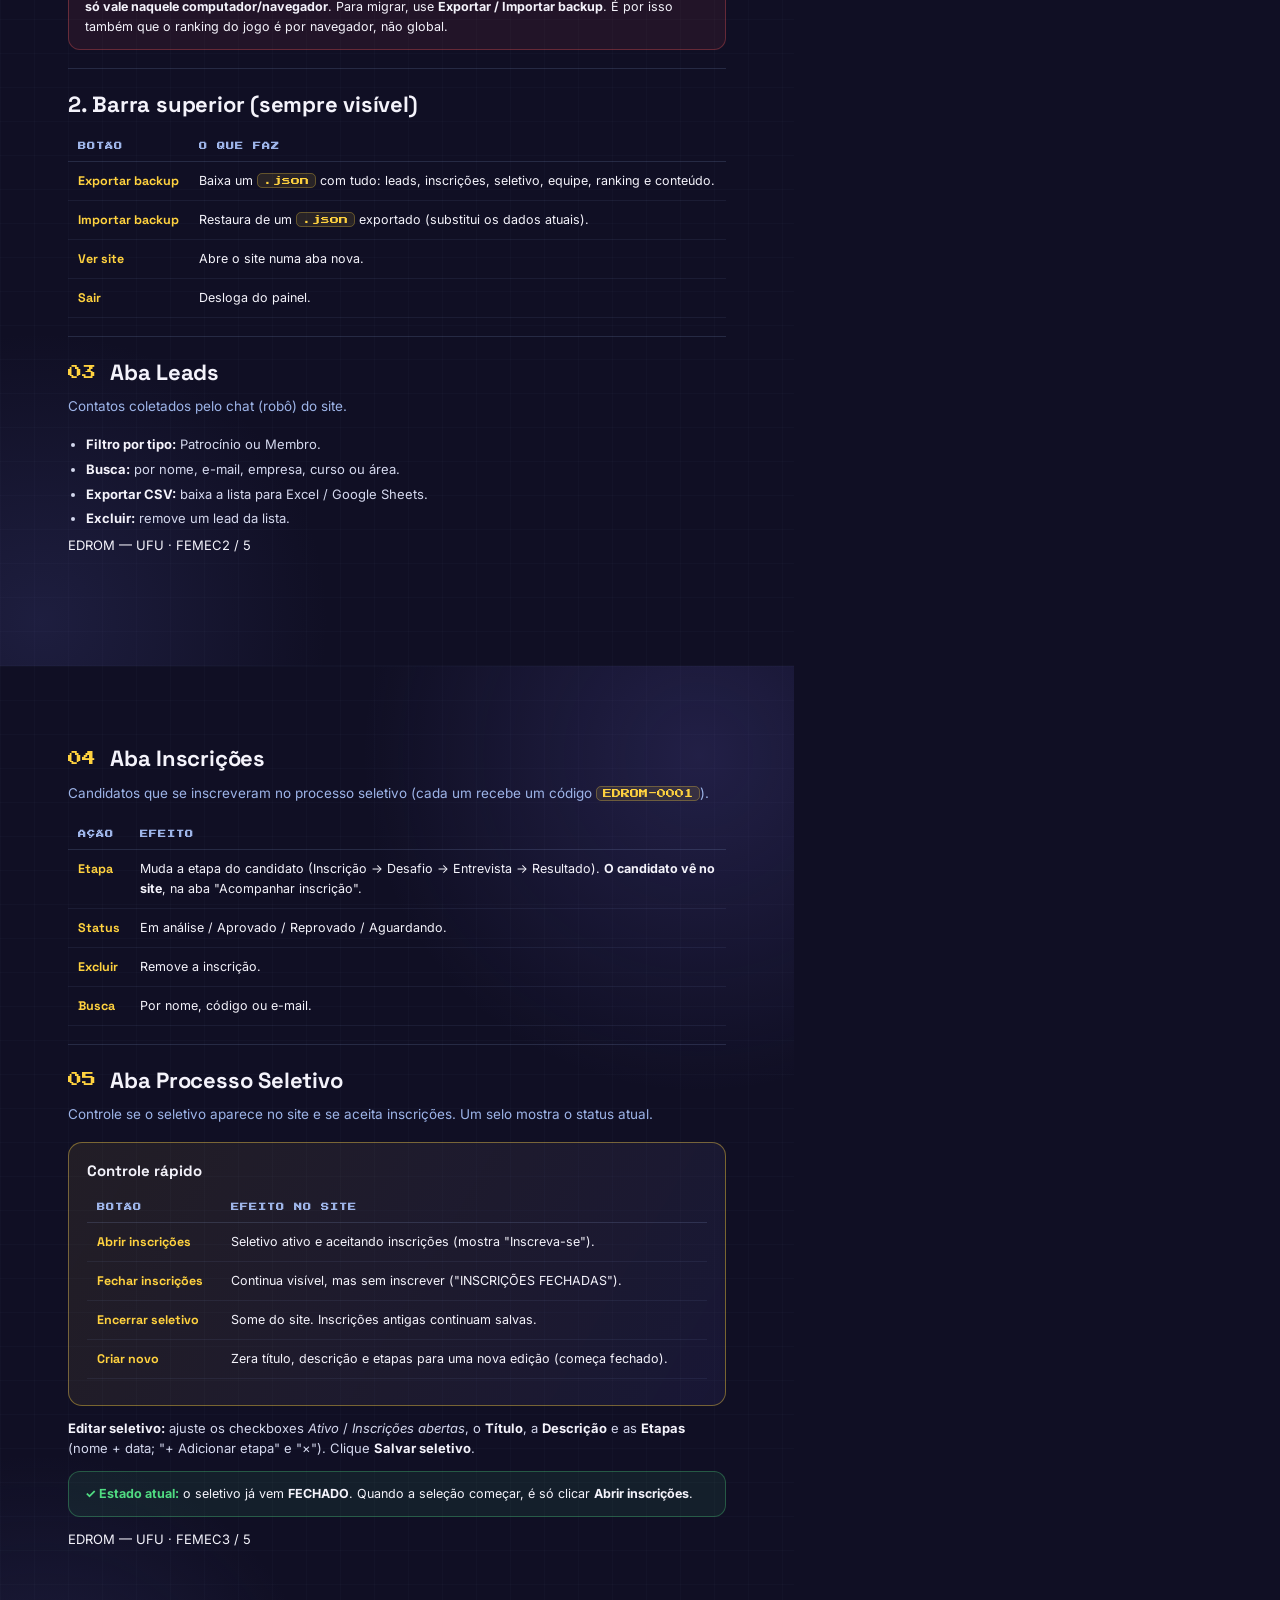
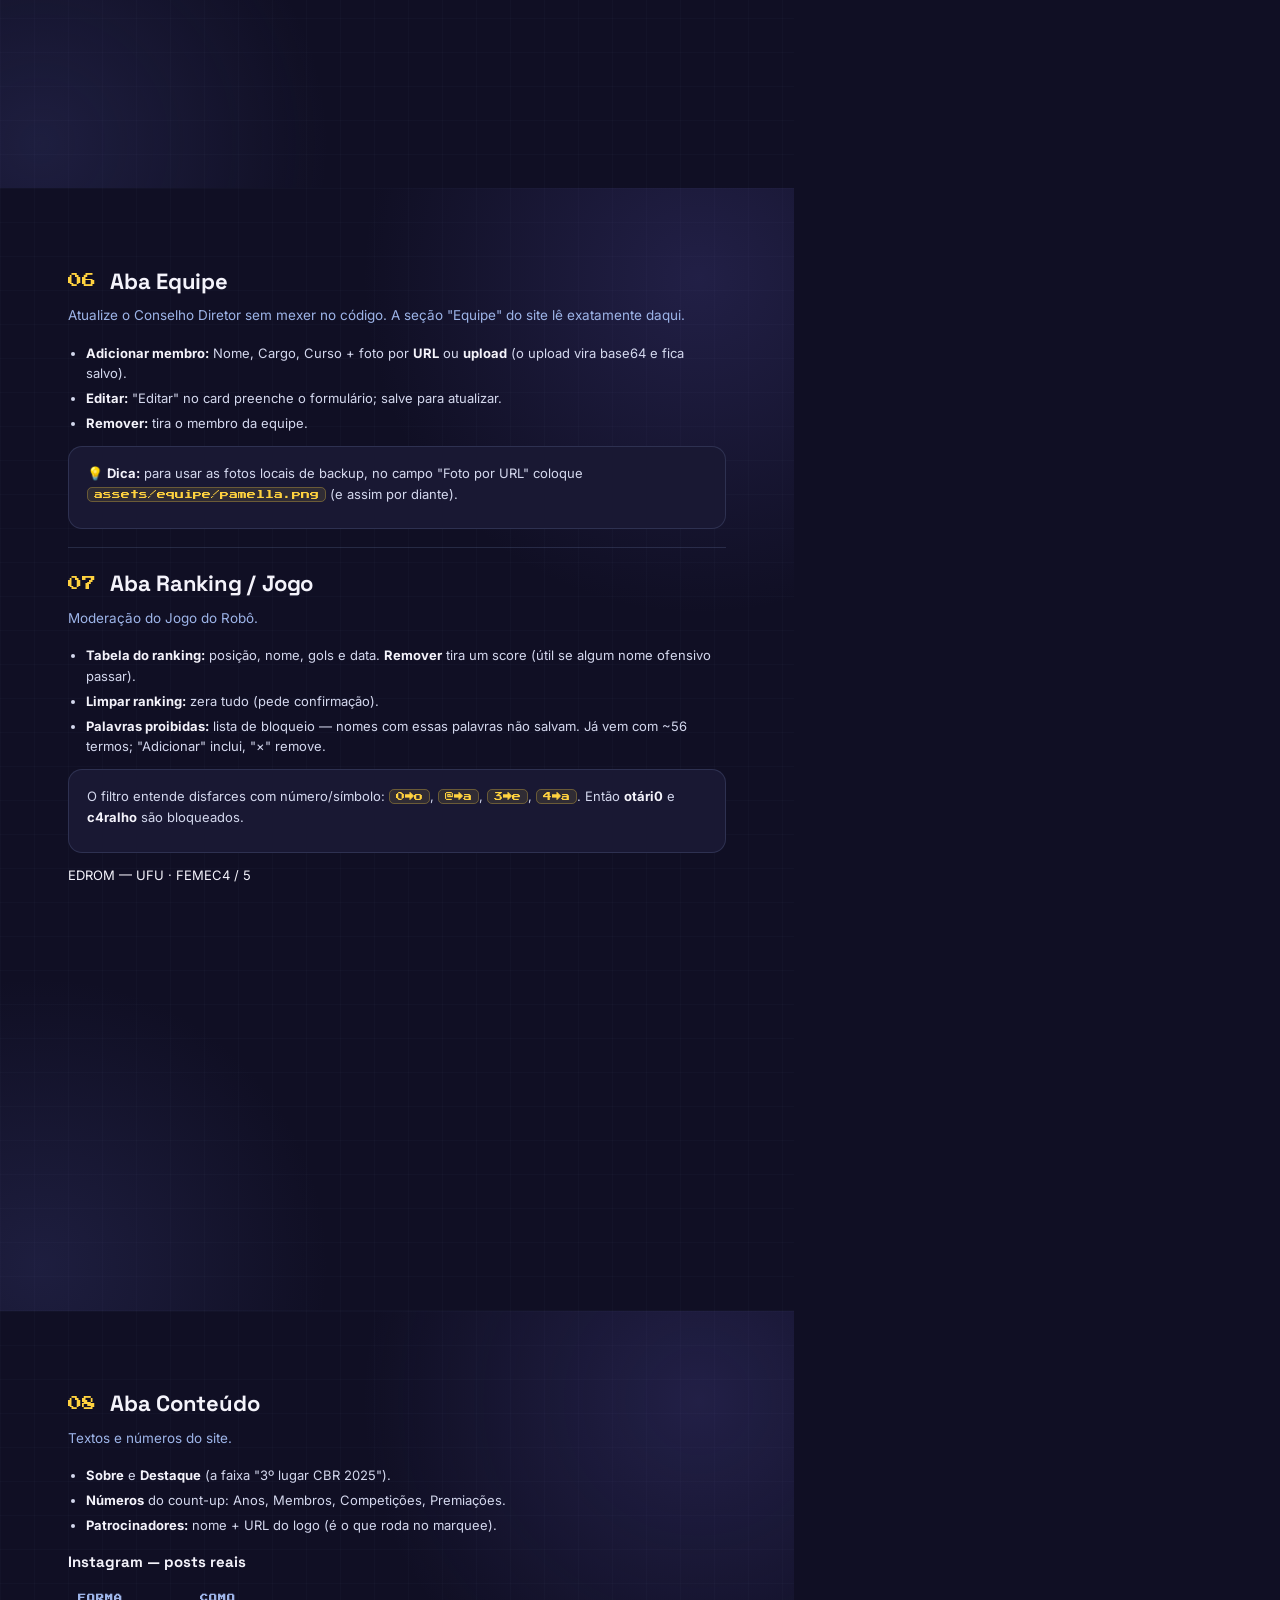
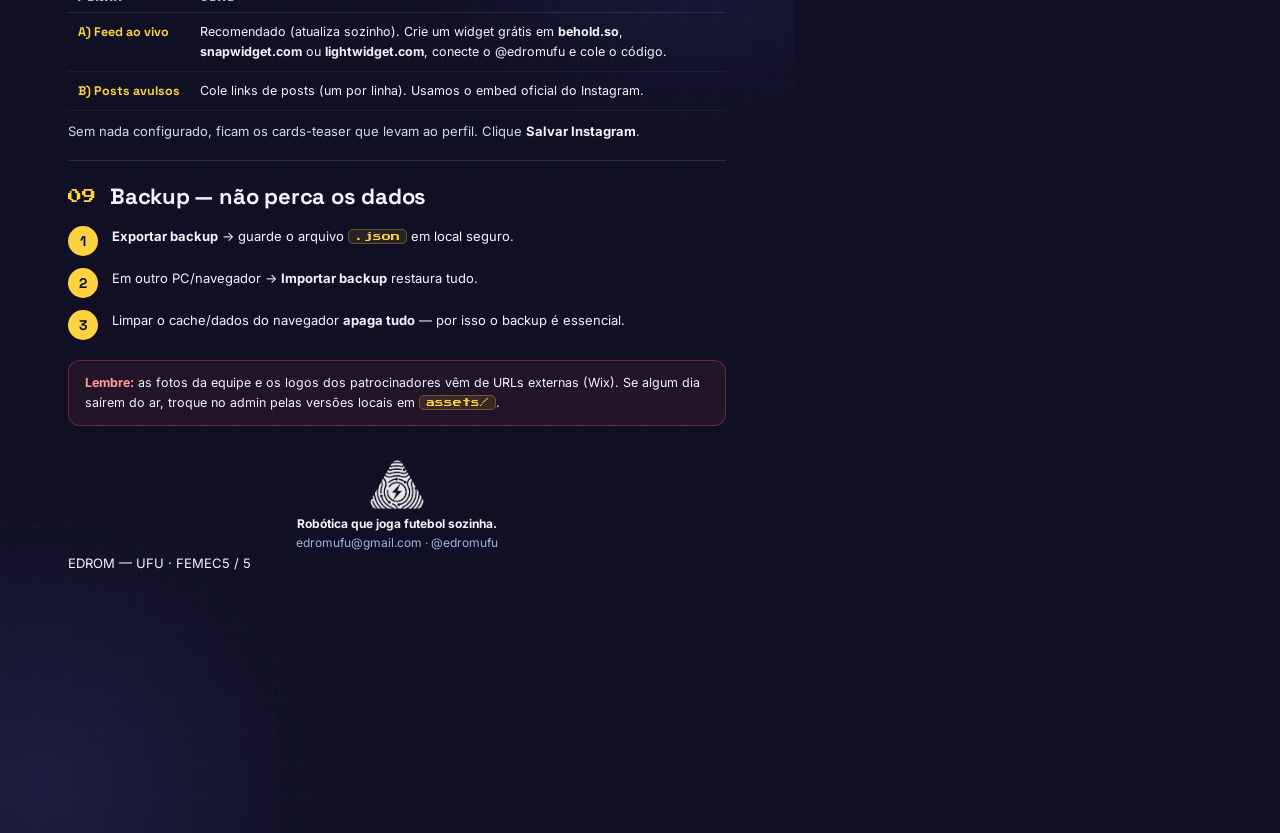
<file: tutorial-admin.html>
<!DOCTYPE html>
<html lang="pt-BR">
<head>
<meta charset="UTF-8">
<title>EDROM — Guia do Painel Admin</title>
<link rel="preconnect" href="https://fonts.googleapis.com">
<link rel="preconnect" href="https://fonts.gstatic.com" crossorigin>
<link href="https://fonts.googleapis.com/css2?family=Inter:wght@400;500;600&family=Press+Start+2P&family=Space+Grotesk:wght@500;700&display=swap" rel="stylesheet">
<style>
  :root{
    --indigo:#100F24; --azul:#3D407D; --roxo:#4F4A9E; --raio:#FFD23F;
    --peri:#9DB4E8; --papel:#F4F3FB; --surface:#191833; --border:rgba(157,180,232,.16);
  }
  *{box-sizing:border-box; margin:0; padding:0; -webkit-print-color-adjust:exact; print-color-adjust:exact;}
  @page{ size:A4; margin:0; }
  html,body{ background:var(--indigo); color:var(--papel); font-family:'Inter',sans-serif; font-size:13px; line-height:1.6; }
  .page{
    width:210mm; min-height:297mm; padding:20mm 18mm; position:relative; overflow:hidden;
    background:
      radial-gradient(560px circle at 88% 8%, rgba(79,74,158,.28), transparent 60%),
      radial-gradient(480px circle at 5% 96%, rgba(61,64,125,.30), transparent 60%),
      var(--indigo);
    page-break-after:always;
  }
  .page:last-child{ page-break-after:auto; }
  .grid-bg{ position:absolute; inset:0; opacity:.5;
    background-image:linear-gradient(rgba(157,180,232,.05) 1px,transparent 1px),linear-gradient(90deg,rgba(157,180,232,.05) 1px,transparent 1px);
    background-size:34px 34px; pointer-events:none; }
  .content{ position:relative; z-index:1; }

  h1{ font-family:'Space Grotesk',sans-serif; font-weight:700; font-size:40px; line-height:1.05; letter-spacing:-.02em; }
  h2{ font-family:'Space Grotesk',sans-serif; font-weight:700; font-size:22px; margin:0 0 10px; letter-spacing:-.01em; }
  h3{ font-family:'Space Grotesk',sans-serif; font-weight:700; font-size:15px; margin:0 0 6px; }
  .hl{ color:var(--raio); }
  .eyebrow{ font-family:'Press Start 2P',monospace; font-size:9px; letter-spacing:2px; color:var(--raio); text-transform:uppercase; display:inline-flex; align-items:center; gap:10px; }
  .eyebrow::before{ content:''; width:24px; height:2px; background:var(--raio); }
  p{ color:#d4d8ee; margin:0 0 8px; }
  strong{ color:var(--papel); }
  a{ color:var(--raio); text-decoration:none; }
  code{ font-family:'Press Start 2P',monospace; font-size:9px; background:rgba(255,210,63,.1); border:1px solid rgba(255,210,63,.28); color:var(--raio); padding:2px 6px; border-radius:5px; }

  /* capa */
  .cover{ display:flex; flex-direction:column; justify-content:center; min-height:257mm; }
  .cover .sym{ width:130px; margin-bottom:26px; filter:drop-shadow(0 0 24px rgba(255,210,63,.3)); }
  .cover h1{ font-size:52px; }
  .cover .sub{ color:var(--peri); font-size:16px; margin-top:14px; max-width:70%; }
  .cover .meta{ margin-top:40px; display:flex; gap:14px; flex-wrap:wrap; }
  .chip{ display:inline-flex; align-items:center; gap:8px; background:var(--surface); border:1px solid var(--border); border-radius:999px; padding:9px 16px; font-size:12px; color:var(--peri); }
  .chip b{ color:var(--raio); }
  .cover .foot{ position:absolute; bottom:20mm; left:18mm; right:18mm; display:flex; justify-content:space-between; color:rgba(157,180,232,.6); font-size:11px; border-top:1px solid var(--border); padding-top:12px; }

  /* cards / tabelas */
  .card{ background:var(--surface); border:1px solid var(--border); border-radius:14px; padding:16px 18px; margin:12px 0; }
  .card.hot{ border-color:rgba(255,210,63,.4); background:linear-gradient(120deg,rgba(255,210,63,.08),rgba(79,74,158,.14)); }
  .lead{ color:var(--peri); font-size:13.5px; margin:6px 0 16px; }
  table{ width:100%; border-collapse:collapse; margin:10px 0; }
  th{ text-align:left; font-family:'Press Start 2P',monospace; font-size:8px; letter-spacing:1px; color:var(--peri); text-transform:uppercase; padding:8px 10px; border-bottom:1px solid var(--border); }
  td{ padding:9px 10px; border-bottom:1px solid rgba(157,180,232,.08); vertical-align:top; font-size:12.5px; }
  td:first-child{ white-space:nowrap; }
  .tag{ font-family:'Space Grotesk',sans-serif; font-weight:700; color:var(--raio); }
  .step{ display:flex; gap:14px; margin:12px 0; }
  .step .n{ flex:none; width:30px; height:30px; border-radius:50%; background:var(--raio); color:var(--indigo); font-family:'Space Grotesk',sans-serif; font-weight:700; display:flex; align-items:center; justify-content:center; font-size:14px; }
  .note{ background:rgba(255,90,90,.08); border:1px solid rgba(255,90,90,.3); border-radius:12px; padding:12px 16px; margin:12px 0; font-size:12.5px; }
  .note b{ color:#ff9a9a; }
  .ok{ background:rgba(80,220,130,.08); border:1px solid rgba(80,220,130,.3); border-radius:12px; padding:12px 16px; margin:12px 0; font-size:12.5px; }
  .ok b{ color:#50dc82; }
  .sec-head{ display:flex; align-items:center; gap:14px; margin:0 0 6px; }
  .sec-num{ font-family:'Press Start 2P',monospace; font-size:14px; color:var(--raio); }
  .divider{ height:1px; background:var(--border); margin:18px 0; }
  ul{ margin:6px 0 6px 18px; } li{ margin:4px 0; color:#d4d8ee; }
</style>
</head>
<body>

<!-- ===== CAPA ===== -->
<section class="page">
  <div class="grid-bg"></div>
  <div class="content cover">
    <img class="sym" src="assets/marca/simbolo-edrom.png" alt="EDROM">
    <span class="eyebrow">EQUIPE DE DESENVOLVIMENTO EM ROBÓTICA MÓVEL · UFU</span>
    <h1 style="margin-top:16px;">Guia do<br><span class="hl">Painel Admin</span></h1>
    <p class="sub">Como gerenciar o site da EDROM sem tocar em código: leads, processo seletivo, equipe, ranking do jogo, conteúdo e backup.</p>
    <div class="meta">
      <span class="chip">Acesso: <b>/admin.html</b></span>
      <span class="chip">Usuário: <b>edrom</b></span>
      <span class="chip">Senha: <b>edrom2026</b></span>
    </div>
  </div>
  <div class="foot"><span>EDROM — UFU · FEMEC</span><span>Guia do Painel Admin</span></div>
</section>

<!-- ===== PÁGINA 1: fundamentos ===== -->
<section class="page">
  <div class="grid-bg"></div>
  <div class="content">
    <span class="eyebrow">COMEÇANDO</span>
    <h2 style="margin-top:12px;">1. Entrar no painel</h2>
    <div class="card">
      <p>Acesse <code>/admin.html</code> (ex.: <strong>seusite.com/admin.html</strong>). A página é oculta — não aparece no menu.</p>
      <table>
        <tr><th>Campo</th><th>Valor</th></tr>
        <tr><td>Usuário</td><td><span class="tag">edrom</span></td></tr>
        <tr><td>Senha</td><td><span class="tag">edrom2026</span></td></tr>
      </table>
      <p style="margin-top:8px;">Para trocar a senha, abra <code>js/admin.js</code> nas primeiras linhas e edite <strong>ADMIN_USER</strong> e <strong>ADMIN_PASS</strong>. O botão <strong>Sair</strong> desloga.</p>
    </div>

    <div class="note">
      <b>⚠ Como os dados são salvos.</b> Tudo fica no <strong>navegador</strong> (localStorage), sem servidor. O que você edita <strong>só vale naquele computador/navegador</strong>. Para migrar, use <strong>Exportar / Importar backup</strong>. É por isso também que o ranking do jogo é por navegador, não global.
    </div>

    <div class="divider"></div>

    <h2>2. Barra superior (sempre visível)</h2>
    <table>
      <tr><th>Botão</th><th>O que faz</th></tr>
      <tr><td><span class="tag">Exportar backup</span></td><td>Baixa um <code>.json</code> com tudo: leads, inscrições, seletivo, equipe, ranking e conteúdo.</td></tr>
      <tr><td><span class="tag">Importar backup</span></td><td>Restaura de um <code>.json</code> exportado (substitui os dados atuais).</td></tr>
      <tr><td><span class="tag">Ver site</span></td><td>Abre o site numa aba nova.</td></tr>
      <tr><td><span class="tag">Sair</span></td><td>Desloga do painel.</td></tr>
    </table>

    <div class="divider"></div>

    <div class="sec-head"><span class="sec-num">03</span><h2 style="margin:0;">Aba Leads</h2></div>
    <p class="lead">Contatos coletados pelo chat (robô) do site.</p>
    <ul>
      <li><strong>Filtro por tipo:</strong> Patrocínio ou Membro.</li>
      <li><strong>Busca:</strong> por nome, e-mail, empresa, curso ou área.</li>
      <li><strong>Exportar CSV:</strong> baixa a lista para Excel / Google Sheets.</li>
      <li><strong>Excluir:</strong> remove um lead da lista.</li>
    </ul>
  </div>
  <div class="foot"><span>EDROM — UFU · FEMEC</span><span>2 / 5</span></div>
</section>

<!-- ===== PÁGINA 2: inscrições + seletivo ===== -->
<section class="page">
  <div class="grid-bg"></div>
  <div class="content">
    <div class="sec-head"><span class="sec-num">04</span><h2 style="margin:0;">Aba Inscrições</h2></div>
    <p class="lead">Candidatos que se inscreveram no processo seletivo (cada um recebe um código <code>EDROM-0001</code>).</p>
    <table>
      <tr><th>Ação</th><th>Efeito</th></tr>
      <tr><td><span class="tag">Etapa</span></td><td>Muda a etapa do candidato (Inscrição → Desafio → Entrevista → Resultado). <strong>O candidato vê no site</strong>, na aba "Acompanhar inscrição".</td></tr>
      <tr><td><span class="tag">Status</span></td><td>Em análise / Aprovado / Reprovado / Aguardando.</td></tr>
      <tr><td><span class="tag">Excluir</span></td><td>Remove a inscrição.</td></tr>
      <tr><td><span class="tag">Busca</span></td><td>Por nome, código ou e-mail.</td></tr>
    </table>

    <div class="divider"></div>

    <div class="sec-head"><span class="sec-num">05</span><h2 style="margin:0;">Aba Processo Seletivo</h2></div>
    <p class="lead">Controle se o seletivo aparece no site e se aceita inscrições. Um selo mostra o status atual.</p>
    <div class="card hot">
      <h3>Controle rápido</h3>
      <table>
        <tr><th>Botão</th><th>Efeito no site</th></tr>
        <tr><td><span class="tag">Abrir inscrições</span></td><td>Seletivo ativo e aceitando inscrições (mostra "Inscreva-se").</td></tr>
        <tr><td><span class="tag">Fechar inscrições</span></td><td>Continua visível, mas sem inscrever ("INSCRIÇÕES FECHADAS").</td></tr>
        <tr><td><span class="tag">Encerrar seletivo</span></td><td>Some do site. Inscrições antigas continuam salvas.</td></tr>
        <tr><td><span class="tag">Criar novo</span></td><td>Zera título, descrição e etapas para uma nova edição (começa fechado).</td></tr>
      </table>
    </div>
    <p><strong>Editar seletivo:</strong> ajuste os checkboxes <em>Ativo</em> / <em>Inscrições abertas</em>, o <strong>Título</strong>, a <strong>Descrição</strong> e as <strong>Etapas</strong> (nome + data; "+ Adicionar etapa" e "×"). Clique <strong>Salvar seletivo</strong>.</p>
    <div class="ok"><b>✓ Estado atual:</b> o seletivo já vem <strong>FECHADO</strong>. Quando a seleção começar, é só clicar <strong>Abrir inscrições</strong>.</div>
  </div>
  <div class="foot"><span>EDROM — UFU · FEMEC</span><span>3 / 5</span></div>
</section>

<!-- ===== PÁGINA 3: equipe + ranking ===== -->
<section class="page">
  <div class="grid-bg"></div>
  <div class="content">
    <div class="sec-head"><span class="sec-num">06</span><h2 style="margin:0;">Aba Equipe</h2></div>
    <p class="lead">Atualize o Conselho Diretor sem mexer no código. A seção "Equipe" do site lê exatamente daqui.</p>
    <ul>
      <li><strong>Adicionar membro:</strong> Nome, Cargo, Curso + foto por <strong>URL</strong> ou <strong>upload</strong> (o upload vira base64 e fica salvo).</li>
      <li><strong>Editar:</strong> "Editar" no card preenche o formulário; salve para atualizar.</li>
      <li><strong>Remover:</strong> tira o membro da equipe.</li>
    </ul>
    <div class="card"><p>💡 <strong>Dica:</strong> para usar as fotos locais de backup, no campo "Foto por URL" coloque <code>assets/equipe/pamella.png</code> (e assim por diante).</p></div>

    <div class="divider"></div>

    <div class="sec-head"><span class="sec-num">07</span><h2 style="margin:0;">Aba Ranking / Jogo</h2></div>
    <p class="lead">Moderação do Jogo do Robô.</p>
    <ul>
      <li><strong>Tabela do ranking:</strong> posição, nome, gols e data. <strong>Remover</strong> tira um score (útil se algum nome ofensivo passar).</li>
      <li><strong>Limpar ranking:</strong> zera tudo (pede confirmação).</li>
      <li><strong>Palavras proibidas:</strong> lista de bloqueio — nomes com essas palavras não salvam. Já vem com ~56 termos; "Adicionar" inclui, "×" remove.</li>
    </ul>
    <div class="card"><p>O filtro entende disfarces com número/símbolo: <code>0→o</code>, <code>@→a</code>, <code>3→e</code>, <code>4→a</code>. Então <strong>otári0</strong> e <strong>c4ralho</strong> são bloqueados.</p></div>
  </div>
  <div class="foot"><span>EDROM — UFU · FEMEC</span><span>4 / 5</span></div>
</section>

<!-- ===== PÁGINA 4: conteúdo + instagram + backup ===== -->
<section class="page">
  <div class="grid-bg"></div>
  <div class="content">
    <div class="sec-head"><span class="sec-num">08</span><h2 style="margin:0;">Aba Conteúdo</h2></div>
    <p class="lead">Textos e números do site.</p>
    <ul>
      <li><strong>Sobre</strong> e <strong>Destaque</strong> (a faixa "3º lugar CBR 2025").</li>
      <li><strong>Números</strong> do count-up: Anos, Membros, Competições, Premiações.</li>
      <li><strong>Patrocinadores:</strong> nome + URL do logo (é o que roda no marquee).</li>
    </ul>

    <h3 style="margin-top:14px;">Instagram — posts reais</h3>
    <table>
      <tr><th>Forma</th><th>Como</th></tr>
      <tr><td><span class="tag">A) Feed ao vivo</span></td><td>Recomendado (atualiza sozinho). Crie um widget grátis em <strong>behold.so</strong>, <strong>snapwidget.com</strong> ou <strong>lightwidget.com</strong>, conecte o @edromufu e cole o código.</td></tr>
      <tr><td><span class="tag">B) Posts avulsos</span></td><td>Cole links de posts (um por linha). Usamos o embed oficial do Instagram.</td></tr>
    </table>
    <p>Sem nada configurado, ficam os cards-teaser que levam ao perfil. Clique <strong>Salvar Instagram</strong>.</p>

    <div class="divider"></div>

    <div class="sec-head"><span class="sec-num">09</span><h2 style="margin:0;">Backup — não perca os dados</h2></div>
    <div class="step"><div class="n">1</div><div><strong>Exportar backup</strong> → guarde o arquivo <code>.json</code> em local seguro.</div></div>
    <div class="step"><div class="n">2</div><div>Em outro PC/navegador → <strong>Importar backup</strong> restaura tudo.</div></div>
    <div class="step"><div class="n">3</div><div>Limpar o cache/dados do navegador <strong>apaga tudo</strong> — por isso o backup é essencial.</div></div>

    <div class="note" style="margin-top:20px;"><b>Lembre:</b> as fotos da equipe e os logos dos patrocinadores vêm de URLs externas (Wix). Se algum dia saírem do ar, troque no admin pelas versões locais em <code>assets/</code>.</div>

    <div style="margin-top:34px; text-align:center; color:var(--peri); font-size:12px;">
      <img src="assets/marca/simbolo-edrom.png" style="width:54px; opacity:.9;"><br>
      <strong style="color:var(--papel);">Robótica que joga futebol sozinha.</strong><br>
      edromufu@gmail.com · @edromufu
    </div>
  </div>
  <div class="foot"><span>EDROM — UFU · FEMEC</span><span>5 / 5</span></div>
</section>

</body>
</html>
</file>
<file: css/styles.css>
/* ============================================================
   EDROM — styles.css
   Design system + layout do site institucional.
   Cores oficiais, tipografia e toda a camada visual imersiva.
   ============================================================ */

/* ---------- tokens ---------- */
:root {
  --indigo:     #100F24;  /* fundo */
  --azul:       #3D407D;  /* azul EDROM */
  --roxo:       #4F4A9E;
  --raio:       #FFD23F;  /* amarelo destaque */
  --periwinkle: #9DB4E8;  /* secundária */
  --papel:      #F4F3FB;  /* quase branco */

  --surface:    #191833;  /* cards sobre o índigo */
  --surface-2:  #201F40;
  --border:     rgba(157, 180, 232, 0.14);
  --border-hot: rgba(255, 210, 63, 0.65);

  --font-title: 'Space Grotesk', sans-serif;
  --font-body:  'Inter', sans-serif;
  --font-pixel: 'Press Start 2P', monospace;

  --maxw: 1200px;
  --section-pad: clamp(54px, 7vw, 96px);
  --radius: 18px;

  --ease-out: cubic-bezier(0.22, 1, 0.36, 1);
}

/* ---------- reset ---------- */
*, *::before, *::after { box-sizing: border-box; margin: 0; padding: 0; }

html { scroll-behavior: smooth; }
html.lenis, html.lenis body { height: auto; }
.lenis.lenis-smooth { scroll-behavior: auto !important; }

body {
  background: var(--indigo);
  color: var(--papel);
  font-family: var(--font-body);
  font-size: 16px;
  line-height: 1.7;
  overflow-x: hidden;
  -webkit-font-smoothing: antialiased;
}

/* Barra de rolagem fina e na cor da marca (não escondida — esconder quebrava
   o cálculo de altura e o layout ficava sem gutter). */
html { scrollbar-width: thin; scrollbar-color: rgba(255, 210, 63, 0.55) transparent; }
::-webkit-scrollbar { width: 9px; height: 9px; }
::-webkit-scrollbar-track { background: rgba(16, 15, 36, 0.4); }
::-webkit-scrollbar-thumb {
  background: linear-gradient(var(--raio), var(--roxo));
  border-radius: 999px; border: 2px solid var(--indigo);
}
::-webkit-scrollbar-thumb:hover { background: var(--raio); }

img { max-width: 100%; display: block; }
a { color: inherit; text-decoration: none; }
button { font-family: inherit; cursor: pointer; }
input, select, textarea { font-family: inherit; }

::selection { background: var(--raio); color: var(--indigo); }

/* ---------- cursor customizado (desktop) ---------- */
.cursor-dot, .cursor-ring {
  position: fixed; top: 0; left: 0; pointer-events: none; z-index: 9999;
  border-radius: 50%; transform: translate(-100px, -100px);
}
.cursor-dot {
  width: 8px; height: 8px; background: var(--raio);
}
.cursor-ring {
  width: 38px; height: 38px; border: 1.5px solid rgba(255, 210, 63, 0.55);
  transition: width .25s var(--ease-out), height .25s var(--ease-out),
              border-color .25s, background-color .25s;
}
.cursor-ring.is-hover {
  width: 62px; height: 62px;
  background: rgba(255, 210, 63, 0.08);
  border-color: var(--raio);
}
@media (hover: none), (pointer: coarse) {
  .cursor-dot, .cursor-ring { display: none; }
}
@media (hover: hover) and (pointer: fine) {
  body.has-cursor, body.has-cursor a, body.has-cursor button { cursor: none; }
}

/* ---------- loader ---------- */
.loader {
  position: fixed; inset: 0; z-index: 10000;
  background: var(--indigo);
  display: grid; place-items: center;
  transition: opacity .6s ease, visibility .6s;
}
.loader.is-done { opacity: 0; visibility: hidden; }
.loader img {
  grid-area: 1 / 1; width: 88px; height: auto;
  animation: loader-pulse 1.2s ease-in-out infinite;
}
/* o rótulo fica embaixo, sem empurrar a logo do centro */
.loader span {
  grid-area: 1 / 1; align-self: end; transform: translateY(46px);
  font-family: var(--font-pixel); font-size: 10px; color: var(--periwinkle);
  letter-spacing: 2px;
}
@keyframes loader-pulse {
  0%, 100% { transform: scale(1); opacity: .85; filter: drop-shadow(0 0 6px rgba(255,210,63,.0)); }
  50%      { transform: scale(1.08); opacity: 1; filter: drop-shadow(0 0 18px rgba(255,210,63,.45)); }
}

/* ---------- grid tech de fundo ---------- */
.bg-grid {
  position: fixed; inset: -60px; z-index: 0; pointer-events: none;
  background-image:
    linear-gradient(rgba(157,180,232,0.045) 1px, transparent 1px),
    linear-gradient(90deg, rgba(157,180,232,0.045) 1px, transparent 1px);
  background-size: 56px 56px;
  animation: grid-drift 26s linear infinite;
}
@keyframes grid-drift {
  from { transform: translate3d(0, 0, 0); }
  to   { transform: translate3d(-56px, -56px, 0); }
}

main, .site-footer { position: relative; z-index: 1; }

/* ---------- utilitários ---------- */
.container { width: min(var(--maxw), 92vw); margin-inline: auto; }

.eyebrow {
  font-family: var(--font-pixel); font-size: 10px; letter-spacing: 2px;
  color: var(--raio); text-transform: uppercase;
  display: inline-flex; align-items: center; gap: 10px;
  margin-bottom: 22px;
}
.eyebrow::before {
  content: ''; width: 26px; height: 2px; background: var(--raio); display: inline-block;
}

.section { padding-block: var(--section-pad); position: relative; }
.section-title {
  font-family: var(--font-title); font-weight: 700;
  font-size: clamp(2rem, 5vw, 3.4rem);
  line-height: 1.12; letter-spacing: -0.02em;
  margin-bottom: 20px;
}
.section-lead { color: var(--periwinkle); max-width: 640px; font-size: 1.06rem; }
.section-title .hl { color: var(--raio); }

/* leve variação de cor por seção — bem sutil, sem "manchas" */
#areas {
  background: linear-gradient(180deg, transparent, rgba(61, 64, 125, 0.10) 50%, transparent);
}

/* reveal (IntersectionObserver adiciona .is-visible) */
.reveal {
  opacity: 0; transform: translateY(34px);
  transition: opacity .9s var(--ease-out), transform .9s var(--ease-out);
}
.reveal.is-visible { opacity: 1; transform: none; }
.reveal[data-delay="1"] { transition-delay: .12s; }
.reveal[data-delay="2"] { transition-delay: .24s; }
.reveal[data-delay="3"] { transition-delay: .36s; }

/* ---------- botões ---------- */
.btn {
  position: relative; overflow: hidden;
  display: inline-flex; align-items: center; gap: 10px;
  padding: 15px 30px; border-radius: 999px;
  font-family: var(--font-title); font-weight: 700; font-size: 0.98rem;
  border: 1.5px solid transparent;
  transition: transform .3s var(--ease-out), box-shadow .3s, background-color .3s,
              color .3s, border-color .3s;
  will-change: transform;
}
.btn > * { position: relative; z-index: 1; }
.btn svg { width: 17px; height: 17px; flex: none; }
/* brilho que varre o botão no hover */
.btn::before {
  content: ''; position: absolute; inset: 0; z-index: 0;
  background: linear-gradient(115deg, transparent 20%, rgba(255,255,255,0.55) 50%, transparent 80%);
  transform: translateX(-140%); transition: transform .6s var(--ease-out);
}
.btn:hover::before { transform: translateX(140%); }
.btn:active { transform: scale(0.96); }
/* onda de clique (ripple via JS injeta .ripple) */
.btn .ripple {
  position: absolute; z-index: 0; border-radius: 50%;
  background: rgba(255, 255, 255, 0.45); transform: scale(0);
  animation: ripple-out .6s ease-out forwards; pointer-events: none;
}
@keyframes ripple-out { to { transform: scale(3); opacity: 0; } }

.btn-primary {
  background: var(--raio); color: var(--indigo);
  box-shadow: 0 0 0 rgba(255, 210, 63, 0);
}
.btn-primary:hover {
  box-shadow: 0 10px 34px rgba(255, 210, 63, 0.4); transform: translateY(-2px);
}
.btn-ghost {
  background: transparent; color: var(--papel);
  border-color: rgba(157, 180, 232, 0.4);
}
.btn-ghost::before { background: linear-gradient(115deg, transparent 20%, rgba(255,210,63,0.18) 50%, transparent 80%); }
.btn-ghost:hover { border-color: var(--raio); color: var(--raio); transform: translateY(-2px); }
.btn-small { padding: 10px 20px; font-size: 0.85rem; }

/* ---------- barra de progresso de scroll ---------- */
.scroll-progress {
  position: fixed; top: 0; left: 0; right: 0; height: 3px; z-index: 300;
  background: linear-gradient(90deg, var(--periwinkle), var(--raio) 60%, #fff);
  box-shadow: 0 0 12px rgba(255, 210, 63, 0.6);
  transform: scaleX(0); transform-origin: left;
  pointer-events: none;
}

/* ---------- header ---------- */
.site-header {
  position: fixed; top: 0; left: 0; right: 0; z-index: 100;
  transition: background-color .4s, backdrop-filter .4s, box-shadow .4s;
}
.site-header.is-scrolled {
  background: rgba(16, 15, 36, 0.82);
  backdrop-filter: blur(14px);
  box-shadow: 0 1px 0 var(--border);
}
.header-inner {
  width: min(1320px, 94vw); margin-inline: auto;
  display: flex; align-items: center; justify-content: space-between;
  padding-block: 18px;
}
.header-logo img { height: 40px; width: auto; }
.header-nav { display: flex; gap: 30px; align-items: center; }
.header-nav a {
  font-size: 0.92rem; color: var(--periwinkle); position: relative;
  transition: color .25s;
}
.header-nav a::after {
  content: ''; position: absolute; left: 0; bottom: -6px;
  width: 100%; height: 2px; background: var(--raio);
  transform: scaleX(0); transform-origin: left;
  transition: transform .3s var(--ease-out);
}
.header-nav a:hover { color: var(--papel); }
.header-nav a:hover::after { transform: scaleX(1); }
.header-nav a.is-active { color: var(--papel); }
.header-nav a.is-active::after { transform: scaleX(1); }

/* CTA do header é um botão, não um link de nav: sem sublinhado e texto escuro sempre */
.header-nav a.header-cta { color: var(--indigo); }
.header-nav a.header-cta:hover { color: var(--indigo); }
.header-nav a.header-cta::after { display: none; }
.header-cta { margin-left: 8px; }

/* menu mobile */
.menu-toggle {
  display: none; background: none; border: none; width: 44px; height: 44px;
  flex-direction: column; align-items: center; justify-content: center; gap: 6px;
}
.menu-toggle span {
  width: 24px; height: 2px; background: var(--papel); display: block;
  transition: transform .3s, opacity .3s;
}
@media (max-width: 900px) {
  .header-inner { padding-block: 12px; }
  .header-logo img { height: 32px; }
  /* IMPORTANTE: sem backdrop-filter no header no mobile — filtro no ancestral
     transforma o position:fixed do menu em relativo ao header e quebra o overlay.
     Fundo sólido resolve o contraste da logo sem criar containing block. */
  .site-header { background: rgba(16, 15, 36, 0.82); backdrop-filter: none; }
  .site-header.is-scrolled { background: rgba(16, 15, 36, 0.95); backdrop-filter: none; }
  .site-header.menu-open { background: transparent; }
  .header-nav {
    position: fixed; inset: 0; z-index: -1;
    background: rgba(16, 15, 36, 0.98); backdrop-filter: blur(20px);
    flex-direction: column; justify-content: center; gap: 22px;
    opacity: 0; visibility: hidden; transition: opacity .35s, visibility .35s;
    padding: 30px;
  }
  .header-nav a { font-size: 1.5rem; font-family: var(--font-title); color: var(--papel); }
  .header-nav a.is-active { color: var(--raio); }
  .header-nav a.header-cta {
    margin-top: 14px; font-size: 1rem; padding: 15px 34px;
  }
  .site-header.menu-open .header-nav { opacity: 1; visibility: visible; z-index: 99; }
  .menu-toggle { display: flex; position: relative; z-index: 100; }
  .site-header.menu-open .menu-toggle span:nth-child(1) { transform: translateY(8px) rotate(45deg); }
  .site-header.menu-open .menu-toggle span:nth-child(2) { opacity: 0; }
  .site-header.menu-open .menu-toggle span:nth-child(3) { transform: translateY(-8px) rotate(-45deg); }
}

/* ---------- hero ---------- */
.hero {
  height: 100svh; min-height: 540px;
  display: flex; align-items: center;
  position: relative; overflow: hidden;
  padding-top: 72px;
}
/* mesh de cor da marca atrás do hero — profundidade sem fugir da paleta */
.hero::before {
  content: ''; position: absolute; inset: 0; pointer-events: none;
  background:
    radial-gradient(640px circle at 74% 38%, rgba(79, 74, 158, 0.38), transparent 62%),
    radial-gradient(520px circle at 12% 85%, rgba(61, 64, 125, 0.42), transparent 62%),
    radial-gradient(440px circle at 55% 6%, rgba(255, 210, 63, 0.07), transparent 60%);
}
.hero .eyebrow { margin-bottom: 14px; }
/* em telas baixas some o indicador SCROLL pra não colidir com o conteúdo */
@media (max-height: 720px) { .hero-scroll { display: none; } }
.hero-inner {
  width: min(var(--maxw), 92vw); margin-inline: auto;
  display: grid; grid-template-columns: 1.15fr 0.85fr; gap: 40px;
  align-items: center; position: relative; z-index: 2;
}
/* acrônimo pequeno acima do nome completo */
.hero-kicker {
  font-family: var(--font-title); font-weight: 700;
  font-size: clamp(1rem, 1.7vw, 1.35rem); letter-spacing: 0.32em;
  color: var(--periwinkle); margin-bottom: 4px;
}
.hero-title {
  font-family: var(--font-title); font-weight: 700;
  font-size: clamp(1.7rem, 3.1vw, 2.9rem);
  line-height: 1.05; letter-spacing: -0.02em;
}
.hero-title .fill {
  background: linear-gradient(115deg, var(--papel) 40%, var(--periwinkle));
  -webkit-background-clip: text; background-clip: text; color: transparent;
}
.hero-title .hl { color: var(--raio); }
.hero-tagline {
  margin-top: 16px; font-size: clamp(0.95rem, 1.4vw, 1.12rem);
  color: var(--periwinkle); max-width: 470px; line-height: 1.55;
}
.hero-tagline strong { color: var(--raio); font-weight: 600; }
.hero-ctas { margin-top: 24px; display: flex; gap: 14px; flex-wrap: wrap; }

/* prova social above-the-fold */
.hero-proof {
  margin-top: 20px; display: flex; align-items: center; gap: 14px; flex-wrap: wrap;
  font-family: var(--font-pixel); font-size: 8.5px; letter-spacing: 1.5px;
  color: var(--periwinkle); text-transform: uppercase;
}
.hero-proof i {
  width: 6px; height: 6px; border-radius: 50%;
  background: var(--raio); display: inline-block; flex: none;
}

/* logo animada do hero */
.hero-visual {
  position: relative; display: flex; align-items: center; justify-content: center;
  min-height: min(440px, 52svh);
}
.hero-symbol {
  position: relative; z-index: 2;
  width: min(280px, 42svh, 50vw); will-change: transform;
  /* sem flutuar: o símbolo fica fixo dentro da bolha, só reage ao mouse (tilt via JS) */
  filter: drop-shadow(0 0 30px rgba(255, 210, 63, 0.20));
  transition: transform .2s ease-out;
}
/* halo e anel: absolutamente centralizados no mesmo ponto do símbolo */
.hero-halo {
  position: absolute; top: 50%; left: 50%;
  width: min(360px, 56svh, 72vw); aspect-ratio: 1; border-radius: 50%;
  background: radial-gradient(circle, rgba(79, 74, 158, 0.45), transparent 66%);
  animation: halo-pulse 4.5s ease-in-out infinite;
  pointer-events: none; z-index: 0;
}
@keyframes halo-pulse {
  0%, 100% { transform: translate(-50%, -50%) scale(1); opacity: .7; }
  50%      { transform: translate(-50%, -50%) scale(1.1); opacity: 1; }
}
.hero-ring {
  position: absolute; top: 50%; left: 50%;
  width: min(400px, 62svh, 78vw); aspect-ratio: 1; border-radius: 50%;
  border: 1px dashed rgba(157, 180, 232, 0.25);
  animation: ring-spin 40s linear infinite;
  pointer-events: none; z-index: 1;
}
@keyframes ring-spin {
  from { transform: translate(-50%, -50%) rotate(0deg); }
  to   { transform: translate(-50%, -50%) rotate(360deg); }
}

.hero-scroll {
  position: absolute; bottom: 30px; left: 50%; transform: translateX(-50%);
  display: flex; flex-direction: column; align-items: center; gap: 10px;
  color: var(--periwinkle); font-family: var(--font-pixel); font-size: 8px;
  letter-spacing: 2px; z-index: 2;
}
.hero-scroll::after {
  content: ''; width: 1px; height: 42px;
  background: linear-gradient(var(--raio), transparent);
  animation: scroll-hint 1.8s ease-in-out infinite;
}
@keyframes scroll-hint {
  0%   { transform: scaleY(0); transform-origin: top; }
  50%  { transform: scaleY(1); transform-origin: top; }
  51%  { transform-origin: bottom; }
  100% { transform: scaleY(0); transform-origin: bottom; }
}

@media (max-width: 900px) {
  .hero { height: auto; min-height: 100svh; padding-top: 92px; padding-bottom: 36px; }
  .hero-inner { grid-template-columns: 1fr; text-align: center; gap: 18px; }
  .hero-tagline { margin-inline: auto; }
  .hero-ctas { justify-content: center; }
  .hero-proof { justify-content: center; }
  .hero-visual { order: -1; min-height: 180px; }
  .hero-symbol { width: min(160px, 42vw); filter: drop-shadow(0 0 24px rgba(255,210,63,0.28)); }
  /* no celular o anel/halo vazavam a margem — some com eles, fica só o símbolo */
  .hero-halo, .hero-ring { display: none; }
  .hero-kicker { font-size: 1rem; letter-spacing: 0.28em; }
}
@media (max-width: 480px) {
  .hero-symbol { width: min(130px, 38vw); }
  .hero-visual { min-height: 150px; }
  .hero-proof { font-size: 7px; gap: 8px; }
  /* CTAs empilhados no celular pra nenhum botão cortar */
  .hero-ctas { flex-direction: column; align-items: center; width: 100%; }
  .hero-ctas .btn { width: 100%; max-width: 320px; justify-content: center; }
}

/* ---------- sobre + stats ---------- */
.sobre-grid {
  display: grid; grid-template-columns: 1.2fr 0.8fr; gap: clamp(40px, 6vw, 90px);
  align-items: start;
}
.sobre-text { font-size: 1.08rem; color: #cfd3ea; }
.sobre-text p + p { margin-top: 18px; }
.sobre-destaque {
  margin-top: 30px; padding: 22px 26px; border-radius: var(--radius);
  background: linear-gradient(120deg, rgba(255,210,63,0.10), rgba(79,74,158,0.18));
  border: 1px solid rgba(255, 210, 63, 0.35);
  font-family: var(--font-title); font-weight: 700; font-size: 1.15rem;
  display: flex; align-items: center; gap: 14px;
}
.sobre-destaque svg { width: 26px; height: 26px; color: var(--raio); flex: none; }

.stats-grid {
  display: grid; grid-template-columns: repeat(2, 1fr); gap: 18px;
}
.stat-card {
  background: var(--surface); border: 1px solid var(--border);
  border-radius: var(--radius); padding: 28px 24px;
  transition: transform .35s var(--ease-out), border-color .35s, box-shadow .35s;
}
.stat-card:hover {
  transform: translateY(-6px); border-color: var(--border-hot);
  box-shadow: 0 14px 40px rgba(0, 0, 0, 0.35);
}
.stat-value {
  font-family: var(--font-title); font-weight: 700;
  font-size: clamp(2.2rem, 4vw, 3rem); color: var(--raio); line-height: 1;
}
.stat-label {
  margin-top: 10px; font-family: var(--font-pixel); font-size: 8.5px;
  letter-spacing: 1.5px; color: var(--periwinkle); text-transform: uppercase;
  line-height: 1.8;
}
@media (max-width: 900px) {
  .sobre-grid { grid-template-columns: 1fr; }
}
@media (max-width: 480px) {
  .stats-grid { grid-template-columns: 1fr 1fr; gap: 12px; }
  .stat-card { padding: 20px 16px; }
}

/* ---------- áreas ---------- */
.areas-grid {
  display: grid; grid-template-columns: repeat(3, 1fr); gap: 22px; margin-top: 50px;
}
.area-card {
  background: var(--surface); border: 1px solid var(--border);
  border-radius: var(--radius); padding: 32px 28px;
  position: relative; overflow: hidden;
  transition: transform .35s var(--ease-out), border-color .35s, box-shadow .35s;
}
.area-card::before {
  content: ''; position: absolute; top: 0; left: 0; right: 0; height: 3px;
  background: linear-gradient(90deg, var(--raio), var(--roxo));
  transform: scaleX(0); transform-origin: left; transition: transform .4s var(--ease-out);
}
.area-card:hover {
  transform: translateY(-8px); border-color: var(--border-hot);
  box-shadow: 0 18px 44px rgba(0, 0, 0, 0.4);
}
.area-card:hover::before { transform: scaleX(1); }
.area-icon {
  width: 52px; height: 52px; border-radius: 14px;
  background: rgba(79, 74, 158, 0.35); border: 1px solid var(--border);
  display: flex; align-items: center; justify-content: center;
  margin-bottom: 20px; transition: background-color .3s;
}
.area-icon svg { width: 24px; height: 24px; color: var(--raio); }
.area-card:hover .area-icon { background: rgba(255, 210, 63, 0.14); }
.area-card h3 {
  font-family: var(--font-title); font-size: 1.3rem; margin-bottom: 10px;
}
.area-card p { color: var(--periwinkle); font-size: 0.96rem; }
@media (max-width: 900px) { .areas-grid { grid-template-columns: 1fr 1fr; } }
@media (max-width: 600px) { .areas-grid { grid-template-columns: 1fr; } }

/* ---------- conquistas (timeline) ---------- */
.timeline { margin-top: 56px; position: relative; padding-left: 56px; }
.timeline::before {
  content: ''; position: absolute; left: 21px; top: 10px; bottom: 10px; width: 3px;
  border-radius: 3px;
  background: linear-gradient(var(--raio), var(--roxo) 70%, transparent);
}
.timeline-item { position: relative; padding-bottom: 20px; }
.timeline-item:last-child { padding-bottom: 0; }
/* marcador com medalha */
.timeline-item::before {
  content: ''; position: absolute; left: -56px; top: 2px;
  width: 44px; height: 44px; border-radius: 50%;
  background: var(--surface); border: 2px solid var(--border-hot);
  box-shadow: 0 0 22px rgba(255, 210, 63, 0.35); z-index: 1;
}
.timeline-item .t-medal {
  position: absolute; left: -44px; top: 14px; width: 20px; height: 20px;
  color: var(--raio); z-index: 2;
}
/* card de cada conquista */
.timeline-card {
  background: var(--surface); border: 1px solid var(--border);
  border-radius: var(--radius); padding: 24px 28px;
  transition: transform .35s var(--ease-out), border-color .35s, box-shadow .35s;
}
.timeline-card:hover {
  transform: translateX(8px); border-color: var(--border-hot);
  box-shadow: 0 16px 40px rgba(0, 0, 0, 0.35);
}
.timeline-year {
  font-family: var(--font-pixel); font-size: 10px; color: var(--raio);
  letter-spacing: 2px; margin-bottom: 10px; display: inline-block;
  padding: 5px 12px; border-radius: 999px; background: rgba(255, 210, 63, 0.1);
  border: 1px solid rgba(255, 210, 63, 0.25);
}
.timeline-card h3 { font-family: var(--font-title); font-size: 1.3rem; margin-bottom: 6px; }
.timeline-card p { color: var(--periwinkle); max-width: 560px; }
@media (max-width: 560px) {
  .timeline { padding-left: 44px; }
  .timeline::before { left: 15px; }
  .timeline-item::before { left: -44px; width: 34px; height: 34px; }
  .timeline-item .t-medal { left: -37px; top: 9px; width: 16px; height: 16px; }
  .timeline-card { padding: 18px 20px; }
}

/* ---------- equipe ---------- */
.team-grid {
  display: grid; grid-template-columns: repeat(4, 1fr); gap: 22px; margin-top: 50px;
}
.team-card {
  background: var(--surface); border: 1px solid var(--border);
  border-radius: var(--radius); overflow: hidden;
  transition: transform .35s var(--ease-out), border-color .35s, box-shadow .35s;
}
.team-card:hover {
  transform: translateY(-8px); border-color: var(--border-hot);
  box-shadow: 0 18px 44px rgba(0, 0, 0, 0.4);
}
.team-photo {
  aspect-ratio: 1; overflow: hidden;
  background: radial-gradient(circle at 50% 30%, rgba(79,74,158,0.5), rgba(16,15,36,0.9));
}
.team-photo img {
  width: 100%; height: 100%; object-fit: cover;
  transition: transform .5s var(--ease-out);
}
.team-card:hover .team-photo img { transform: scale(1.06); }
.team-info { padding: 20px; }
.team-info h3 { font-family: var(--font-title); font-size: 1.08rem; }
.team-cargo { color: var(--raio); font-size: 0.86rem; font-weight: 600; margin-top: 3px; }
.team-curso { color: var(--periwinkle); font-size: 0.82rem; margin-top: 6px; }
@media (max-width: 1000px) { .team-grid { grid-template-columns: repeat(3, 1fr); } }
@media (max-width: 720px)  { .team-grid { grid-template-columns: repeat(2, 1fr); gap: 14px; } }

/* ---------- projetos & artigos ---------- */
.projects-cols {
  display: grid; grid-template-columns: 1fr 1fr; gap: clamp(30px, 5vw, 70px);
  margin-top: 50px;
}
.projects-col h3 {
  font-family: var(--font-pixel); font-size: 11px; color: var(--periwinkle);
  letter-spacing: 2px; text-transform: uppercase; margin-bottom: 24px;
}
.paper-card {
  display: flex; align-items: center; gap: 16px;
  background: var(--surface); border: 1px solid var(--border);
  border-radius: 14px; padding: 18px 20px; margin-bottom: 14px;
  transition: transform .3s var(--ease-out), border-color .3s, background-color .3s;
}
.paper-card:hover {
  transform: translateX(8px); border-color: var(--border-hot);
  background: var(--surface-2);
}
.paper-card svg { width: 22px; height: 22px; color: var(--raio); flex: none; }
.paper-card span { font-size: 0.95rem; line-height: 1.45; }
.paper-card .ext { margin-left: auto; color: var(--periwinkle); }
.paper-card .ext svg { width: 15px; height: 15px; color: currentColor; }
@media (max-width: 800px) { .projects-cols { grid-template-columns: 1fr; } }

/* ---------- patrocínio ---------- */
.sponsor-grid {
  display: grid; grid-template-columns: repeat(5, 1fr); gap: 18px; margin-top: 50px;
}
.sponsor-reason {
  background: var(--surface); border: 1px solid var(--border);
  border-radius: var(--radius); padding: 26px 22px;
  transition: transform .35s var(--ease-out), border-color .35s;
}
.sponsor-reason:hover { transform: translateY(-6px); border-color: var(--border-hot); }
.sponsor-num {
  font-family: var(--font-pixel); font-size: 13px; color: var(--raio);
  display: block; margin-bottom: 14px;
}
.sponsor-reason h3 { font-family: var(--font-title); font-size: 1.05rem; margin-bottom: 8px; }
.sponsor-reason p { color: var(--periwinkle); font-size: 0.88rem; }
@media (max-width: 1100px) { .sponsor-grid { grid-template-columns: repeat(3, 1fr); } }
@media (max-width: 700px)  { .sponsor-grid { grid-template-columns: 1fr 1fr; } }
@media (max-width: 480px)  { .sponsor-grid { grid-template-columns: 1fr; } }

.sponsor-logos {
  margin-top: 60px; display: flex; flex-wrap: wrap; gap: 20px; align-items: stretch;
}
.sponsor-logo {
  flex: 1 1 200px; min-height: 120px;
  background: var(--surface); border: 1px solid var(--border);
  border-radius: var(--radius); display: flex; align-items: center; justify-content: center;
  padding: 26px; transition: border-color .3s, transform .3s var(--ease-out);
}
.sponsor-logo:hover { border-color: var(--border-hot); transform: translateY(-4px); }
.sponsor-logo img { max-height: 66px; width: auto; object-fit: contain; }
.sponsor-cta { margin-top: 50px; text-align: center; }

/* ---------- seletivo ---------- */
.seletivo-card {
  margin-top: 50px; background: var(--surface); border: 1px solid var(--border);
  border-radius: 24px; padding: clamp(30px, 5vw, 56px);
  position: relative; overflow: hidden;
}
.seletivo-card::before {
  content: ''; position: absolute; top: -120px; right: -120px;
  width: 300px; height: 300px; border-radius: 50%;
  background: radial-gradient(circle, rgba(255,210,63,0.13), transparent 70%);
  pointer-events: none;
}
.seletivo-status {
  display: inline-flex; align-items: center; gap: 8px;
  font-family: var(--font-pixel); font-size: 9px; letter-spacing: 1.5px;
  padding: 9px 16px; border-radius: 999px; margin-bottom: 22px;
}
.seletivo-status.aberto { background: rgba(255,210,63,0.12); color: var(--raio); border: 1px solid rgba(255,210,63,0.4); }
.seletivo-status.fechado { background: rgba(157,180,232,0.1); color: var(--periwinkle); border: 1px solid var(--border); }
.seletivo-status .dot {
  width: 8px; height: 8px; border-radius: 50%; background: currentColor;
  animation: dot-blink 1.6s ease-in-out infinite;
}
@keyframes dot-blink { 50% { opacity: .3; } }
.seletivo-card h3 { font-family: var(--font-title); font-size: clamp(1.5rem, 3vw, 2.2rem); margin-bottom: 12px; }
.seletivo-card > p { color: var(--periwinkle); max-width: 620px; }

.etapas {
  display: grid; grid-template-columns: repeat(4, 1fr); gap: 14px; margin-top: 40px;
  counter-reset: etapa;
}
.etapa {
  background: rgba(16, 15, 36, 0.6); border: 1px solid var(--border);
  border-radius: 14px; padding: 20px; counter-increment: etapa; position: relative;
}
.etapa::before {
  content: '0' counter(etapa); font-family: var(--font-pixel); font-size: 10px;
  color: var(--raio); display: block; margin-bottom: 12px;
}
.etapa h4 { font-family: var(--font-title); font-size: 1.02rem; }
.etapa span { color: var(--periwinkle); font-size: 0.82rem; }
@media (max-width: 800px) { .etapas { grid-template-columns: 1fr 1fr; } }

.seletivo-actions { margin-top: 40px; display: flex; gap: 16px; flex-wrap: wrap; }

/* ---------- CTA final (banda de conversão) ---------- */
.cta-band-section { padding-block: clamp(40px, 6vw, 80px); }
.cta-band {
  background:
    radial-gradient(560px circle at 85% 0%, rgba(255, 210, 63, 0.13), transparent 60%),
    linear-gradient(130deg, var(--azul), var(--roxo));
  border: 1px solid rgba(157, 180, 232, 0.25);
  border-radius: 28px;
  padding: clamp(40px, 7vw, 80px);
  text-align: center;
  position: relative; overflow: hidden;
}
.cta-band .eyebrow { justify-content: center; }
.cta-band h2 {
  font-family: var(--font-title); font-weight: 700;
  font-size: clamp(1.9rem, 4.5vw, 3.2rem); line-height: 1.12; letter-spacing: -0.02em;
  margin-bottom: 18px;
}
.cta-band h2 .hl { color: var(--raio); }
.cta-band > p {
  color: rgba(244, 243, 251, 0.82); max-width: 560px; margin: 0 auto 36px;
}
.cta-band-actions { display: flex; gap: 16px; justify-content: center; flex-wrap: wrap; }
.cta-band .btn-ghost { border-color: rgba(244, 243, 251, 0.45); }
.cta-band .btn-ghost:hover { border-color: var(--raio); }

/* ---------- contato ---------- */
.contato-grid {
  display: grid; grid-template-columns: 1fr 1fr; gap: clamp(30px, 5vw, 80px);
  margin-top: 50px; align-items: start;
}
.contato-item {
  display: flex; gap: 18px; align-items: flex-start; margin-bottom: 26px;
}
.contato-item svg { width: 22px; height: 22px; color: var(--raio); flex: none; margin-top: 4px; }
.contato-item h4 { font-family: var(--font-title); font-size: 1.02rem; }
.contato-item p, .contato-item a { color: var(--periwinkle); font-size: 0.95rem; }
.contato-item a:hover { color: var(--raio); }
.social-row { display: flex; gap: 14px; margin-top: 34px; }
.social-row a {
  width: 48px; height: 48px; border-radius: 14px;
  border: 1px solid var(--border); display: flex; align-items: center; justify-content: center;
  color: var(--periwinkle);
  transition: border-color .3s, color .3s, transform .3s var(--ease-out);
}
.social-row a:hover { border-color: var(--raio); color: var(--raio); transform: translateY(-4px); }
.social-row svg { width: 20px; height: 20px; }

.contato-mapa {
  border-radius: var(--radius); overflow: hidden; border: 1px solid var(--border);
  min-height: 320px; background: var(--surface);
}
.contato-mapa iframe { width: 100%; height: 100%; min-height: 320px; border: 0; filter: grayscale(.5) invert(.9) hue-rotate(190deg); }
@media (max-width: 800px) { .contato-grid { grid-template-columns: 1fr; } }

/* ---------- rodapé ---------- */
.site-footer {
  border-top: 1px solid var(--border);
  padding: 60px 0 40px;
  background: rgba(13, 12, 30, 0.6);
}
.footer-grid {
  display: grid; grid-template-columns: 1.4fr 1fr 1fr; gap: 40px;
}
.footer-brand img { height: 44px; width: auto; margin-bottom: 18px; }
.footer-brand p { color: var(--periwinkle); font-size: 0.9rem; max-width: 320px; }
.footer-col h4 {
  font-family: var(--font-pixel); font-size: 9px; letter-spacing: 2px;
  color: var(--raio); text-transform: uppercase; margin-bottom: 18px;
}
.footer-col a {
  display: block; color: var(--periwinkle); font-size: 0.92rem; margin-bottom: 10px;
  transition: color .25s;
}
.footer-col a:hover { color: var(--papel); }
.footer-bottom {
  margin-top: 50px; padding-top: 24px; border-top: 1px solid var(--border);
  display: flex; justify-content: space-between; gap: 14px; flex-wrap: wrap;
  color: rgba(157, 180, 232, 0.6); font-size: 0.82rem;
}
@media (max-width: 800px) { .footer-grid { grid-template-columns: 1fr; } }

/* ---------- chat flutuante ---------- */
.chat-fab {
  position: fixed; right: 22px; bottom: 22px; z-index: 500;
  width: 66px; height: 66px; border-radius: 50%;
  /* fundo amarelo de garantia: mesmo se a imagem do robô não carregar, o botão aparece */
  background: var(--raio); border: none; color: var(--indigo);
  display: flex; align-items: center; justify-content: center;
  padding: 0; overflow: hidden;
  box-shadow: 0 10px 26px rgba(255, 210, 63, 0.42);
  transition: transform .3s var(--ease-out), box-shadow .3s;
  animation: fab-bob 3.4s ease-in-out infinite;
}
.chat-fab:hover { transform: scale(1.09) rotate(-4deg); box-shadow: 0 14px 34px rgba(255, 210, 63, 0.6); }
@keyframes fab-bob { 0%, 100% { translate: 0 0; } 50% { translate: 0 -5px; } }
.chat-fab-robo { width: 100%; height: 100%; border-radius: 50%; display: block; }
.chat-fab .icon-close {
  display: none; width: 26px; height: 26px; color: var(--indigo);
}
.chat-fab.is-open { background: var(--raio); border-radius: 50%; animation: none; }
.chat-fab.is-open .chat-fab-robo { display: none; }
.chat-fab.is-open .icon-close { display: block; }

.chat-panel {
  position: fixed; right: 22px; bottom: 98px; z-index: 500;
  width: min(390px, calc(100vw - 32px)); height: min(560px, calc(100svh - 130px));
  background: var(--surface); border: 1px solid var(--border);
  border-radius: 22px; overflow: hidden;
  display: flex; flex-direction: column;
  box-shadow: 0 30px 80px rgba(0, 0, 0, 0.55);
  opacity: 0; visibility: hidden; transform: translateY(20px) scale(0.97);
  transition: opacity .35s var(--ease-out), transform .35s var(--ease-out), visibility .35s;
}
.chat-panel.is-open { opacity: 1; visibility: visible; transform: none; }
.chat-header {
  padding: 18px 20px; background: linear-gradient(120deg, var(--azul), var(--roxo));
  display: flex; align-items: center; gap: 13px;
}
.chat-header img { width: 36px; height: 36px; }
.chat-header h3 { font-family: var(--font-title); font-size: 1rem; }
.chat-header span { font-size: 0.78rem; color: rgba(244, 243, 251, 0.75); display: block; }
.chat-messages {
  flex: 1; overflow-y: auto; padding: 20px;
  display: flex; flex-direction: column; gap: 12px;
  scroll-behavior: smooth;
  scrollbar-width: thin; scrollbar-color: rgba(255,210,63,0.5) transparent;
}
/* scroll fininho do chat */
.chat-messages::-webkit-scrollbar { width: 5px; }
.chat-messages::-webkit-scrollbar-track { background: transparent; }
.chat-messages::-webkit-scrollbar-thumb {
  background: rgba(255, 210, 63, 0.45); border-radius: 999px;
}
.chat-messages::-webkit-scrollbar-thumb:hover { background: rgba(255, 210, 63, 0.7); }
.chat-msg {
  max-width: 84%; padding: 12px 16px; border-radius: 16px;
  font-size: 0.92rem; line-height: 1.55;
  animation: msg-in .35s var(--ease-out);
}
@keyframes msg-in {
  from { opacity: 0; transform: translateY(12px); }
  to   { opacity: 1; transform: none; }
}
.chat-msg.bot {
  background: var(--surface-2); border: 1px solid var(--border);
  border-bottom-left-radius: 4px; align-self: flex-start;
}
.chat-msg.user {
  background: var(--raio); color: var(--indigo);
  border-bottom-right-radius: 4px; align-self: flex-end; font-weight: 500;
}
.chat-typing {
  align-self: flex-start; display: flex; gap: 5px; padding: 14px 18px;
  background: var(--surface-2); border-radius: 16px; border-bottom-left-radius: 4px;
}
.chat-typing i {
  width: 7px; height: 7px; border-radius: 50%; background: var(--periwinkle);
  animation: typing 1.1s ease-in-out infinite;
}
.chat-typing i:nth-child(2) { animation-delay: .15s; }
.chat-typing i:nth-child(3) { animation-delay: .3s; }
@keyframes typing { 50% { transform: translateY(-5px); opacity: .5; } }

.chat-options { display: flex; flex-wrap: wrap; gap: 8px; align-self: flex-start; }
.chat-option {
  background: transparent; border: 1.5px solid rgba(157, 180, 232, 0.45);
  color: var(--papel); border-radius: 999px; padding: 9px 16px; font-size: 0.86rem;
  transition: border-color .25s, background-color .25s, color .25s;
  animation: msg-in .35s var(--ease-out);
}
.chat-option:hover { border-color: var(--raio); background: rgba(255,210,63,0.1); color: var(--raio); }

.chat-input-row {
  display: flex; gap: 10px; padding: 14px; border-top: 1px solid var(--border);
}
.chat-input-row input {
  flex: 1; background: var(--indigo); border: 1px solid var(--border);
  border-radius: 999px; padding: 12px 18px; color: var(--papel); font-size: 0.92rem;
  outline: none; transition: border-color .25s;
}
.chat-input-row input:focus { border-color: var(--raio); }
.chat-input-row input.shake { animation: shake .4s; border-color: #ff5a5a; }
@keyframes shake {
  0%, 100% { transform: translateX(0); }
  25% { transform: translateX(-7px); } 75% { transform: translateX(7px); }
}
.chat-send {
  width: 46px; height: 46px; border-radius: 50%; border: none;
  background: var(--raio); color: var(--indigo);
  display: flex; align-items: center; justify-content: center; flex: none;
  transition: transform .25s var(--ease-out);
}
.chat-send:hover { transform: scale(1.08); }
.chat-send svg { width: 18px; height: 18px; }
.chat-input-row.is-hidden { display: none; }

/* ---------- modais (seletivo) ---------- */
.modal-backdrop {
  position: fixed; inset: 0; z-index: 900;
  background: rgba(10, 9, 24, 0.75); backdrop-filter: blur(6px);
  display: flex; align-items: center; justify-content: center; padding: 20px;
  opacity: 0; visibility: hidden; transition: opacity .3s, visibility .3s;
}
.modal-backdrop.is-open { opacity: 1; visibility: visible; }
.modal {
  width: min(560px, 100%); max-height: min(86svh, 720px);
  overflow-y: auto; overscroll-behavior: contain;
  background: var(--surface); border: 1px solid var(--border);
  border-radius: 22px; padding: clamp(26px, 4vw, 40px);
  transform: translateY(24px); transition: transform .35s var(--ease-out);
  scrollbar-width: thin; scrollbar-color: rgba(255,210,63,0.5) transparent;
}
.modal::-webkit-scrollbar { width: 6px; }
.modal::-webkit-scrollbar-track { background: transparent; }
.modal::-webkit-scrollbar-thumb { background: rgba(255,210,63,0.45); border-radius: 999px; }
.modal::-webkit-scrollbar-thumb:hover { background: rgba(255,210,63,0.7); }
.modal-backdrop.is-open .modal { transform: none; }
.modal h3 { font-family: var(--font-title); font-size: 1.5rem; margin-bottom: 8px; }
.modal > p { color: var(--periwinkle); font-size: 0.94rem; margin-bottom: 24px; }
.modal-close {
  position: sticky; top: 0; float: right; background: none; border: none;
  color: var(--periwinkle); width: 36px; height: 36px; border-radius: 50%;
  display: flex; align-items: center; justify-content: center;
  transition: color .25s, background-color .25s;
}
.modal-close:hover { color: var(--raio); background: rgba(255,210,63,0.1); }
.modal-close svg { width: 18px; height: 18px; }

.form-field { margin-bottom: 16px; }
.form-field label {
  display: block; font-size: 0.84rem; color: var(--periwinkle); margin-bottom: 7px;
  font-weight: 500;
}
.form-field input, .form-field select, .form-field textarea {
  width: 100%; background: var(--indigo); border: 1px solid var(--border);
  border-radius: 12px; padding: 13px 16px; color: var(--papel); font-size: 0.95rem;
  outline: none; transition: border-color .25s;
}
.form-field input:focus, .form-field select:focus { border-color: var(--raio); }
.form-field input.shake { animation: shake .4s; border-color: #ff5a5a; }
.form-row { display: grid; grid-template-columns: 1fr 1fr; gap: 14px; }
@media (max-width: 520px) { .form-row { grid-template-columns: 1fr; } }
.form-submit { margin-top: 24px; width: 100%; justify-content: center; }

/* resultado da inscrição / acompanhamento */
.result-box {
  background: rgba(255, 210, 63, 0.08); border: 1px solid rgba(255, 210, 63, 0.4);
  border-radius: 16px; padding: 24px; text-align: center; margin-top: 8px;
}
.result-box .codigo {
  font-family: var(--font-pixel); font-size: 15px; color: var(--raio);
  letter-spacing: 2px; display: block; margin: 12px 0;
}
.result-box p { color: var(--periwinkle); font-size: 0.9rem; }

.track-steps { margin-top: 24px; }
.track-step {
  display: flex; gap: 16px; align-items: flex-start; padding-bottom: 22px;
  position: relative;
}
.track-step::before {
  content: ''; position: absolute; left: 13px; top: 30px; bottom: 0;
  width: 2px; background: var(--border);
}
.track-step:last-child::before { display: none; }
.track-dot {
  width: 28px; height: 28px; border-radius: 50%; flex: none;
  border: 2px solid var(--border); background: var(--indigo);
  display: flex; align-items: center; justify-content: center;
  font-family: var(--font-pixel); font-size: 8px; color: var(--periwinkle);
}
.track-step.done .track-dot { border-color: var(--raio); background: var(--raio); color: var(--indigo); }
.track-step.current .track-dot { border-color: var(--raio); color: var(--raio); box-shadow: 0 0 14px rgba(255,210,63,0.5); }
.track-step h4 { font-family: var(--font-title); font-size: 0.98rem; }
.track-step span { color: var(--periwinkle); font-size: 0.82rem; }
.status-badge {
  display: inline-block; padding: 6px 14px; border-radius: 999px;
  font-size: 0.8rem; font-weight: 600; margin-top: 10px;
}
.status-badge.aprovado   { background: rgba(80, 220, 130, 0.15); color: #50dc82; }
.status-badge.reprovado  { background: rgba(255, 90, 90, 0.15);  color: #ff5a5a; }
.status-badge.analise    { background: rgba(255, 210, 63, 0.15); color: var(--raio); }
.status-badge.aguardando { background: rgba(157, 180, 232, 0.15); color: var(--periwinkle); }

/* ============================================================
   PÁGINAS INTERNAS — cabeçalho compacto
   ============================================================ */
.page-hero {
  padding: clamp(120px, 15vw, 170px) 0 clamp(30px, 5vw, 56px);
  position: relative; overflow: hidden;
}
.page-hero::before {
  content: ''; position: absolute; inset: 0; pointer-events: none;
  background:
    radial-gradient(620px circle at 88% 30%, rgba(79, 74, 158, 0.22), transparent 60%);
}
.page-hero .container { position: relative; z-index: 1; }
.page-hero h1 {
  font-family: var(--font-title); font-weight: 700;
  font-size: clamp(2.2rem, 5vw, 3.6rem); line-height: 1.08; letter-spacing: -0.02em;
}
.page-hero h1 .hl { color: var(--raio); }
.page-hero p { color: var(--periwinkle); max-width: 620px; margin-top: 16px; font-size: 1.06rem; }
.section--tight { padding-top: 0; }

/* ============================================================
   MARQUEE — marcas/patrocinadores rodando
   ============================================================ */
.marquee {
  margin-top: 46px; position: relative; overflow: hidden;
  -webkit-mask-image: linear-gradient(90deg, transparent, #000 8%, #000 92%, transparent);
          mask-image: linear-gradient(90deg, transparent, #000 8%, #000 92%, transparent);
}
.marquee-track {
  display: flex; gap: 64px; width: max-content; align-items: center;
  animation: marquee-scroll 30s linear infinite;
}
.marquee:hover .marquee-track { animation-play-state: paused; }
@keyframes marquee-scroll { to { transform: translateX(-50%); } }
/* sem caixa: só o logo, maior; brilha um pouco no hover */
.marquee-item {
  flex: none; display: flex; align-items: center; justify-content: center;
  height: 110px; padding: 0 10px;
  transition: transform .3s var(--ease-out), filter .3s, opacity .3s;
  opacity: 0.85;
}
.marquee-item:hover { transform: scale(1.08); opacity: 1; filter: drop-shadow(0 0 16px rgba(255,210,63,0.35)); }
.marquee-item img { max-height: 92px; max-width: 220px; width: auto; object-fit: contain; }

/* ============================================================
   SEÇÃO UFU
   ============================================================ */
#ufu { background: radial-gradient(720px circle at 12% 20%, rgba(61, 64, 125, 0.24), transparent 60%); }
.ufu-grid {
  display: grid; grid-template-columns: 1.05fr 0.95fr; gap: clamp(30px, 5vw, 64px);
  align-items: start; margin-top: 46px;
}
/* a galeria acompanha o scroll enquanto o texto da seção rola */
.ufu-gallery { position: sticky; top: 96px; }
.ufu-text p { color: #cfd3ea; font-size: 1.05rem; }
.ufu-text p + p { margin-top: 16px; }
.ufu-badges { display: flex; flex-wrap: wrap; gap: 12px; margin-top: 26px; }
.ufu-badge {
  display: inline-flex; align-items: center; gap: 9px;
  background: var(--surface); border: 1px solid var(--border);
  border-radius: 999px; padding: 10px 18px; font-size: 0.88rem; color: var(--periwinkle);
}
.ufu-badge svg { width: 17px; height: 17px; color: var(--raio); }
.ufu-gallery {
  display: grid; grid-template-columns: 1fr 1fr; grid-auto-rows: 140px; gap: 14px;
}
.ufu-gallery figure {
  overflow: hidden; border-radius: var(--radius); border: 1px solid var(--border);
  position: relative; margin: 0;
}
.ufu-gallery img { width: 100%; height: 100%; object-fit: cover; transition: transform .6s var(--ease-out); }
.ufu-gallery figure:hover img { transform: scale(1.07); }
.ufu-gallery .big { grid-column: span 2; grid-row: span 2; }
@media (max-width: 820px) {
  .ufu-grid { grid-template-columns: 1fr; }
  .ufu-gallery { grid-auto-rows: 120px; position: static; top: auto; }
}

/* ============================================================
   INSTAGRAM
   ============================================================ */
#instagram { background: radial-gradient(680px circle at 85% 10%, rgba(79, 74, 158, 0.20), transparent 60%); }
.insta-head {
  display: flex; align-items: center; gap: 16px; margin-bottom: 34px; flex-wrap: wrap;
}
.insta-avatar {
  width: 66px; height: 66px; border-radius: 50%; flex: none;
  background: conic-gradient(from 210deg, #FFD23F, #4F4A9E, #9DB4E8, #FFD23F);
  padding: 3px;
}
.insta-avatar img { width: 100%; height: 100%; border-radius: 50%; object-fit: cover; background: var(--indigo); }
.insta-meta h3 { font-family: var(--font-title); font-size: 1.25rem; }
.insta-meta a { color: var(--raio); font-size: 0.92rem; }
.insta-grid {
  display: grid; grid-template-columns: repeat(4, 1fr); gap: 14px;
}
.insta-card {
  position: relative; aspect-ratio: 1; border-radius: var(--radius); overflow: hidden;
  border: 1px solid var(--border); display: block;
  background: linear-gradient(135deg, var(--surface), var(--surface-2));
}
.insta-card img { width: 100%; height: 100%; object-fit: cover; transition: transform .5s var(--ease-out); }
.insta-card .insta-fallback {
  position: absolute; inset: 0; display: flex; flex-direction: column;
  align-items: center; justify-content: center; gap: 10px; text-align: center; padding: 16px;
}
.insta-card .insta-fallback img { width: 46px; height: auto; opacity: .8; }
.insta-card .insta-fallback span { font-size: 0.74rem; color: var(--periwinkle); }
.insta-card::after {
  content: ''; position: absolute; inset: 0;
  background: linear-gradient(180deg, transparent 55%, rgba(16,15,36,0.75));
  opacity: 0; transition: opacity .35s;
}
.insta-card:hover::after { opacity: 1; }
.insta-card:hover img { transform: scale(1.08); }
.insta-card .insta-icon {
  position: absolute; right: 12px; top: 12px; width: 22px; height: 22px; color: #fff;
  opacity: 0; transition: opacity .35s; z-index: 2;
}
.insta-card:hover .insta-icon { opacity: 1; }
.insta-cta { text-align: center; margin-top: 40px; }
@media (max-width: 720px) { .insta-grid { grid-template-columns: repeat(2, 1fr); } }

/* embeds oficiais do Instagram (posts por URL) */
.insta-embeds {
  display: grid; grid-template-columns: repeat(auto-fill, minmax(300px, 1fr));
  gap: 18px; justify-items: center;
}
.insta-embeds .instagram-media { min-width: 280px !important; margin: 0 !important; }
/* widget ao vivo (Behold/SnapWidget/etc.) */
.insta-widget-wrap { width: 100%; }

/* ============================================================
   JOGO DO ROBÔ + RANKING
   ============================================================ */
.jogo-layout {
  display: grid; grid-template-columns: 1.35fr 0.65fr; gap: 26px; margin-top: 40px;
  align-items: start;
}
.jogo-stage {
  position: relative; background: var(--surface); border: 1px solid var(--border);
  border-radius: 22px; overflow: hidden; aspect-ratio: 4 / 3;
}
#jogoCanvas { display: block; width: 100%; height: 100%; touch-action: none; cursor: none; }
/* na área do jogo, esconde o cursor customizado do site — a mira desenhada no
   canvas é o cursor (funciona igual em tela cheia) */
body.in-game .cursor-dot, body.in-game .cursor-ring { opacity: 0 !important; }
/* tela cheia do jogo */
.jogo-stage:fullscreen { width: 100vw; height: 100vh; aspect-ratio: auto; border-radius: 0; }
.jogo-stage:-webkit-full-screen { width: 100vw; height: 100vh; border-radius: 0; }
.jogo-stage:fullscreen #jogoCanvas, .jogo-stage:-webkit-full-screen #jogoCanvas { cursor: none; }
.jogo-hud {
  position: absolute; top: 0; left: 0; right: 0; z-index: 3;
  display: flex; justify-content: space-between; align-items: center;
  padding: 16px 20px; pointer-events: none;
  font-family: var(--font-pixel); font-size: 11px; color: var(--papel);
  text-shadow: 0 2px 6px rgba(0,0,0,.5);
}
.jogo-hud .gols { color: var(--raio); }
/* telas sobrepostas (start / gameover) */
.jogo-overlay {
  position: absolute; inset: 0; z-index: 5;
  display: flex; flex-direction: column; align-items: center; justify-content: center;
  gap: 16px; text-align: center; padding: 24px;
  background: radial-gradient(circle at 50% 40%, rgba(16,15,36,0.72), rgba(16,15,36,0.92));
  backdrop-filter: blur(3px);
}
.jogo-overlay.is-hidden { display: none; }
.jogo-overlay img.robo { width: clamp(90px, 16vw, 130px); filter: drop-shadow(0 0 26px rgba(255,210,63,0.4)); animation: fab-bob 3s ease-in-out infinite; }
.jogo-overlay h3 { font-family: var(--font-title); font-size: clamp(1.4rem, 3vw, 2rem); }
.jogo-overlay p { color: var(--periwinkle); max-width: 340px; font-size: 0.94rem; }
.jogo-overlay .big-score { font-family: var(--font-pixel); font-size: 26px; color: var(--raio); }
.jogo-overlay .name-row { display: flex; gap: 10px; width: min(320px, 100%); }
.jogo-overlay .name-row input {
  flex: 1 1 auto; min-width: 0;
  background: var(--indigo); border: 1px solid var(--border); color: var(--papel);
  border-radius: 12px; padding: 12px 16px; outline: none; font-size: 16px;
}
.jogo-overlay .name-row .btn { flex: none; white-space: nowrap; }
.jogo-overlay .name-row input:focus { border-color: var(--raio); }
.jogo-overlay .name-row input.shake { animation: shake .4s; border-color: #ff5a5a; }
.jogo-hint { font-family: var(--font-pixel); font-size: 8px; color: var(--periwinkle); letter-spacing: 1px; }

/* controles do jogo */
.jogo-controls {
  margin-top: 16px; display: flex; gap: 12px; justify-content: center; flex-wrap: wrap;
}
/* botão de boost (bola pegando fogo) */
.btn-boost {
  background: linear-gradient(120deg, #ff8a1e, #ff3d3d); color: #fff;
}
.btn-boost::before { background: linear-gradient(115deg, transparent 20%, rgba(255,255,255,0.5) 50%, transparent 80%); }
.btn-boost:hover { transform: translateY(-2px); box-shadow: 0 10px 30px rgba(255, 80, 30, 0.45); }
.btn-boost.armed {
  box-shadow: 0 0 0 3px rgba(255,210,63,0.6), 0 10px 30px rgba(255, 80, 30, 0.5);
  animation: boost-pulse 0.7s ease-in-out infinite;
}
@keyframes boost-pulse { 50% { filter: brightness(1.2); } }
.btn-boost:disabled { opacity: 0.4; cursor: not-allowed; filter: grayscale(0.6); }

/* painel de ranking */
.ranking-card {
  background: var(--surface); border: 1px solid var(--border);
  border-radius: 22px; padding: 24px; position: sticky; top: 90px;
}
.ranking-card h3 {
  font-family: var(--font-title); font-size: 1.2rem; margin-bottom: 4px;
  display: flex; align-items: center; gap: 10px;
}
.ranking-card h3 svg { width: 20px; height: 20px; color: var(--raio); }
.ranking-card .sub { color: var(--periwinkle); font-size: 0.82rem; margin-bottom: 18px; }
.ranking-list { display: flex; flex-direction: column; gap: 8px; max-height: 460px; overflow-y: auto;
  scrollbar-width: thin; scrollbar-color: rgba(255,210,63,0.5) transparent; }
.ranking-list::-webkit-scrollbar { width: 5px; }
.ranking-list::-webkit-scrollbar-thumb { background: rgba(255,210,63,0.45); border-radius: 999px; }
.ranking-row {
  display: flex; align-items: center; gap: 12px;
  padding: 11px 14px; border-radius: 12px; background: rgba(16,15,36,0.5);
  border: 1px solid transparent;
}
.ranking-row.me { border-color: var(--border-hot); background: rgba(255,210,63,0.08); }
.ranking-row .pos {
  font-family: var(--font-pixel); font-size: 10px; color: var(--periwinkle);
  width: 26px; flex: none;
}
.ranking-row.top1 .pos { color: var(--raio); }
.ranking-row .nome { flex: 1; font-weight: 500; white-space: nowrap; overflow: hidden; text-overflow: ellipsis; }
.ranking-row .pts { font-family: var(--font-pixel); font-size: 11px; color: var(--raio); }
.ranking-empty { color: var(--periwinkle); font-size: 0.88rem; text-align: center; padding: 24px 0; }
@media (max-width: 860px) {
  .jogo-layout { grid-template-columns: 1fr; }
  .ranking-card { position: static; }
}
@media (max-width: 480px) {
  .jogo-overlay { padding: 18px; gap: 12px; }
  .jogo-overlay img.robo { width: 84px; }
  .jogo-overlay p { font-size: 0.88rem; }
  .jogo-controls .btn { flex: 1 1 auto; justify-content: center; }
  .jogo-stage { aspect-ratio: 3 / 4; }
}

/* ---------- reduced motion ---------- */
@media (prefers-reduced-motion: reduce) {
  *, *::before, *::after {
    animation-duration: 0.01ms !important;
    animation-iteration-count: 1 !important;
    transition-duration: 0.01ms !important;
  }
  html { scroll-behavior: auto; }
  .reveal { opacity: 1; transform: none; }
  .cursor-dot, .cursor-ring { display: none; }
}
</file>
<file: css/admin.css>
/* ============================================================
   EDROM — admin.css
   Estilos do painel administrativo (/admin).
   Reaproveita os tokens do styles.css.
   ============================================================ */

body.admin-body {
  min-height: 100svh;
  background:
    radial-gradient(circle at 15% 0%, rgba(79, 74, 158, 0.25), transparent 45%),
    var(--indigo);
}

/* ---------- login ---------- */
.login-wrap {
  min-height: 100svh; display: flex; align-items: center; justify-content: center;
  padding: 20px;
}
.login-card {
  width: min(400px, 100%); background: var(--surface);
  border: 1px solid var(--border); border-radius: 22px;
  padding: 40px 34px; text-align: center;
}
.login-card img { width: 64px; margin: 0 auto 18px; }
.login-card h1 { font-family: var(--font-title); font-size: 1.5rem; margin-bottom: 6px; }
.login-card > p { color: var(--periwinkle); font-size: 0.88rem; margin-bottom: 26px; }
.login-card form { text-align: left; }
.login-error {
  color: #ff5a5a; font-size: 0.85rem; margin-top: 12px; display: none;
}
.login-error.show { display: block; animation: shake .4s; }

/* ---------- layout do painel ---------- */
.admin-shell { display: none; min-height: 100svh; }
.admin-shell.is-logged { display: block; }

.admin-topbar {
  position: sticky; top: 0; z-index: 50;
  background: rgba(16, 15, 36, 0.9); backdrop-filter: blur(12px);
  border-bottom: 1px solid var(--border);
  display: flex; align-items: center; justify-content: space-between;
  padding: 14px clamp(16px, 4vw, 40px);
}
.admin-topbar img { height: 34px; }
.admin-topbar .right { display: flex; gap: 12px; align-items: center; flex-wrap: wrap; }

.admin-main { padding: clamp(20px, 4vw, 40px); max-width: 1250px; margin-inline: auto; }

/* abas */
.admin-tabs {
  display: flex; gap: 8px; flex-wrap: wrap; margin-bottom: 30px;
}
.admin-tab {
  background: var(--surface); border: 1px solid var(--border);
  color: var(--periwinkle); padding: 11px 22px; border-radius: 999px;
  font-family: var(--font-title); font-weight: 700; font-size: 0.9rem;
  transition: color .25s, border-color .25s, background-color .25s;
}
.admin-tab:hover { color: var(--papel); border-color: var(--border-hot); }
.admin-tab.is-active { background: var(--raio); color: var(--indigo); border-color: var(--raio); }

.admin-panel { display: none; }
.admin-panel.is-active { display: block; animation: panel-in .35s var(--ease-out); }
@keyframes panel-in { from { opacity: 0; transform: translateY(12px); } }

.panel-head {
  display: flex; align-items: center; justify-content: space-between;
  gap: 14px; flex-wrap: wrap; margin-bottom: 20px;
}
.panel-head h2 { font-family: var(--font-title); font-size: 1.4rem; }
.panel-head .actions { display: flex; gap: 10px; flex-wrap: wrap; }

/* filtros */
.filter-row { display: flex; gap: 10px; flex-wrap: wrap; margin-bottom: 18px; }
.filter-row input, .filter-row select {
  background: var(--surface); border: 1px solid var(--border); color: var(--papel);
  border-radius: 999px; padding: 10px 18px; font-size: 0.9rem; outline: none;
}
.filter-row input:focus, .filter-row select:focus { border-color: var(--raio); }
.filter-row input { flex: 1; min-width: 180px; }

/* tabelas */
.table-wrap {
  background: var(--surface); border: 1px solid var(--border);
  border-radius: 16px; overflow-x: auto;
}
.admin-table { width: 100%; border-collapse: collapse; font-size: 0.88rem; min-width: 640px; }
.admin-table th {
  text-align: left; padding: 14px 16px; color: var(--periwinkle);
  font-family: var(--font-pixel); font-size: 8px; letter-spacing: 1.5px;
  text-transform: uppercase; border-bottom: 1px solid var(--border);
  white-space: nowrap;
}
.admin-table td { padding: 13px 16px; border-bottom: 1px solid rgba(157, 180, 232, 0.07); vertical-align: middle; }
.admin-table tr:last-child td { border-bottom: none; }
.admin-table tr:hover td { background: rgba(157, 180, 232, 0.04); }

.tag {
  display: inline-block; padding: 4px 12px; border-radius: 999px; font-size: 0.76rem;
  font-weight: 600;
}
.tag.patrocinio { background: rgba(255, 210, 63, 0.14); color: var(--raio); }
.tag.membro     { background: rgba(157, 180, 232, 0.14); color: var(--periwinkle); }

.empty-note { padding: 34px; text-align: center; color: var(--periwinkle); font-size: 0.9rem; }

/* selects inline nas tabelas */
.inline-select {
  background: var(--indigo); border: 1px solid var(--border); color: var(--papel);
  border-radius: 8px; padding: 6px 10px; font-size: 0.82rem; outline: none;
}
.inline-select:focus { border-color: var(--raio); }

/* mini botões */
.mini-btn {
  background: transparent; border: 1px solid var(--border); color: var(--periwinkle);
  border-radius: 8px; padding: 6px 12px; font-size: 0.8rem;
  transition: color .2s, border-color .2s;
}
.mini-btn:hover { color: var(--raio); border-color: var(--border-hot); }
.mini-btn.danger:hover { color: #ff5a5a; border-color: rgba(255, 90, 90, 0.5); }

/* formulários dos painéis */
.admin-card {
  background: var(--surface); border: 1px solid var(--border);
  border-radius: 16px; padding: clamp(20px, 3vw, 32px); margin-bottom: 24px;
}
.admin-card h3 { font-family: var(--font-title); font-size: 1.1rem; margin-bottom: 18px; }

.etapa-row { display: flex; gap: 10px; margin-bottom: 10px; align-items: center; }
.etapa-row input { flex: 1; }

.switch-row {
  display: flex; align-items: center; gap: 14px; margin: 18px 0;
  padding: 14px 18px; border-radius: 12px; background: rgba(16, 15, 36, 0.6);
  border: 1px solid var(--border);
}
.switch-row label { font-size: 0.92rem; }

/* grid de membros no admin */
.member-grid {
  display: grid; grid-template-columns: repeat(auto-fill, minmax(230px, 1fr)); gap: 14px;
}
.member-admin-card {
  background: var(--surface); border: 1px solid var(--border); border-radius: 14px;
  padding: 16px; display: flex; gap: 14px; align-items: center;
}
.member-admin-card img {
  width: 54px; height: 54px; border-radius: 12px; object-fit: cover;
  background: var(--indigo); flex: none;
}
.member-admin-card .info { flex: 1; min-width: 0; }
.member-admin-card h4 { font-size: 0.92rem; white-space: nowrap; overflow: hidden; text-overflow: ellipsis; }
.member-admin-card p { color: var(--periwinkle); font-size: 0.78rem; }
.member-admin-card .row-actions { display: flex; flex-direction: column; gap: 6px; }

/* selo de modo (global x local) */
.modo-badge {
  font-family: var(--font-pixel); font-size: 8px; letter-spacing: 1px;
  padding: 7px 12px; border-radius: 999px; white-space: nowrap;
}
.modo-badge.on  { background: rgba(80, 220, 130, 0.15); color: #50dc82; }
.modo-badge.off { background: rgba(255, 210, 63, 0.14); color: var(--raio); }

/* controle do seletivo */
.sel-actions { display: flex; gap: 10px; flex-wrap: wrap; }
.sel-status {
  font-family: var(--font-pixel); font-size: 9px; letter-spacing: 1.5px;
  padding: 8px 14px; border-radius: 999px;
}
.sel-status.aberto  { background: rgba(80, 220, 130, 0.15); color: #50dc82; }
.sel-status.fechado { background: rgba(255, 210, 63, 0.14); color: var(--raio); }
.sel-status.off     { background: rgba(157, 180, 232, 0.12); color: var(--periwinkle); }

/* chips de palavras proibidas */
.palavra-chip {
  display: inline-flex; align-items: center; gap: 8px;
  background: rgba(255, 90, 90, 0.12); border: 1px solid rgba(255, 90, 90, 0.3);
  color: #ff9a9a; border-radius: 999px; padding: 6px 12px; font-size: 0.82rem;
}
.palavra-chip button {
  background: none; border: none; color: #ff9a9a; cursor: pointer;
  font-size: 1rem; line-height: 1; padding: 0;
}
.palavra-chip button:hover { color: #fff; }

.toast {
  position: fixed; bottom: 24px; left: 50%; transform: translateX(-50%) translateY(80px);
  background: var(--raio); color: var(--indigo); font-weight: 600;
  padding: 13px 26px; border-radius: 999px; z-index: 999;
  box-shadow: 0 10px 34px rgba(0,0,0,.4); font-size: 0.92rem;
  transition: transform .35s var(--ease-out); pointer-events: none;
}
.toast.show { transform: translateX(-50%) translateY(0); }

@media (max-width: 640px) {
  .admin-table { font-size: 0.8rem; }
}
</file>
